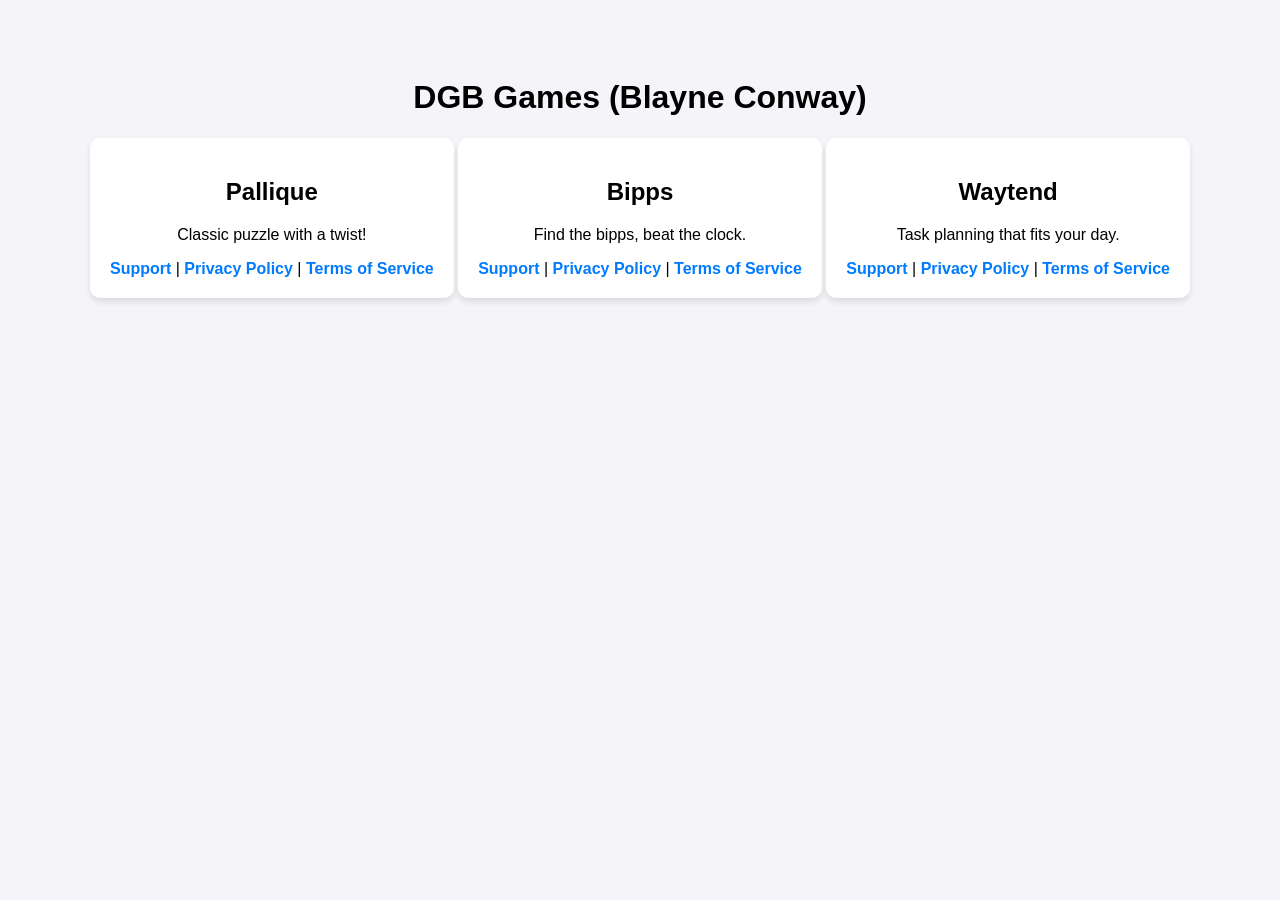
<file: index.html>
<!DOCTYPE html>
<html lang="en">
<head>
    <meta charset="utf-8">
    <meta name="viewport" content="width=device-width, initial-scale=1">
    <title>DGB Games (Blayne Conway) | Apps & Games</title>
    <style>
        body { font-family: sans-serif; text-align: center; padding: 50px; background: #f4f4f9; }
        .app-card { background: white; padding: 20px; border-radius: 10px; display: inline-block; box-shadow: 0 4px 6px rgba(0,0,0,0.1); }
        a { color: #007bff; text-decoration: none; font-weight: bold; }
    </style>
</head>
<body>
    <h1>DGB Games (Blayne Conway)</h1>
    <div class="app-card">
        <h2>Pallique</h2>
        <p>Classic puzzle with a twist!</p>
        <a href="./pallique_docs/pallique_support.html">Support</a> | 
        <a href="./pallique_docs/pallique_privacy.html">Privacy Policy</a> |
        <a href="./pallique_docs/pallique_tos.html">Terms of Service</a>
    </div>
    <div class="app-card">
        <h2>Bipps</h2>
        <p>Find the bipps, beat the clock.</p>
        <a href="./bipps_docs/bipps_support.html">Support</a> | 
        <a href="./bipps_docs/bipps_privacy.html">Privacy Policy</a> |
        <a href="./bipps_docs/bipps_tos.html">Terms of Service</a>
    </div>
    <div class="app-card">
        <h2>Waytend</h2>
        <p>Task planning that fits your day.</p>
        <a href="./waytend_docs/waytend_support.html">Support</a> |
        <a href="./waytend_docs/waytend_privacy.html">Privacy Policy</a> |
        <a href="./waytend_docs/waytend_tos.html">Terms of Service</a>
    </div>
</body>
</html>
</file>
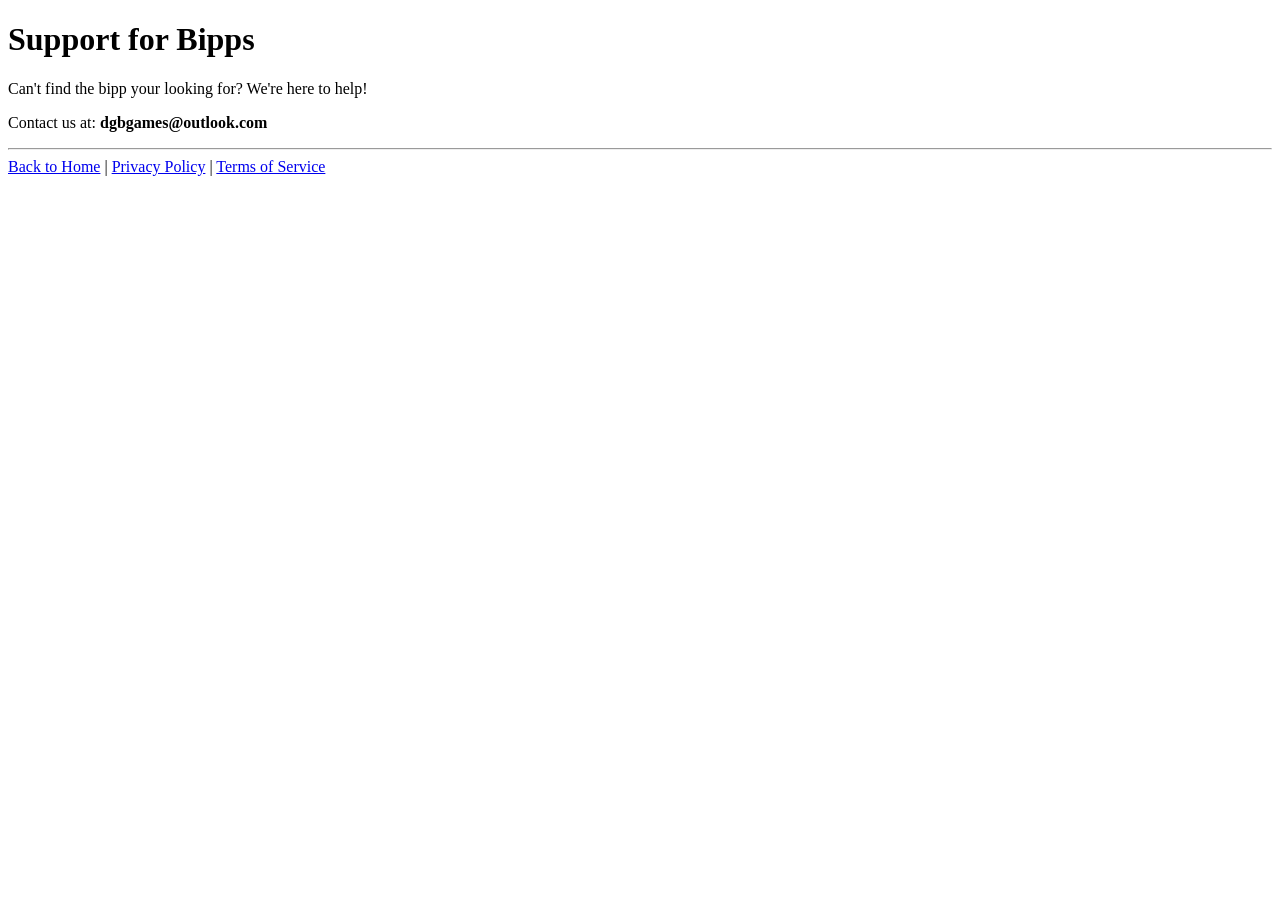
<file: bipps_docs/bipps_support.html>
<!DOCTYPE html>
<html>
<head><title>Support - Pallique</title></head>
<body>
    <h1>Support for Bipps</h1>
    <p>Can't find the bipp your looking for? We're here to help!</p>
    <p>Contact us at: <strong>dgbgames@outlook.com</strong></p>
    <hr>
    <a href="../index.html">Back to Home</a> | 
    <a href="./bipps_privacy.html">Privacy Policy</a> | 
    <a href="./bipps_tos.html">Terms of Service</a>
</body>
</html>
</file>
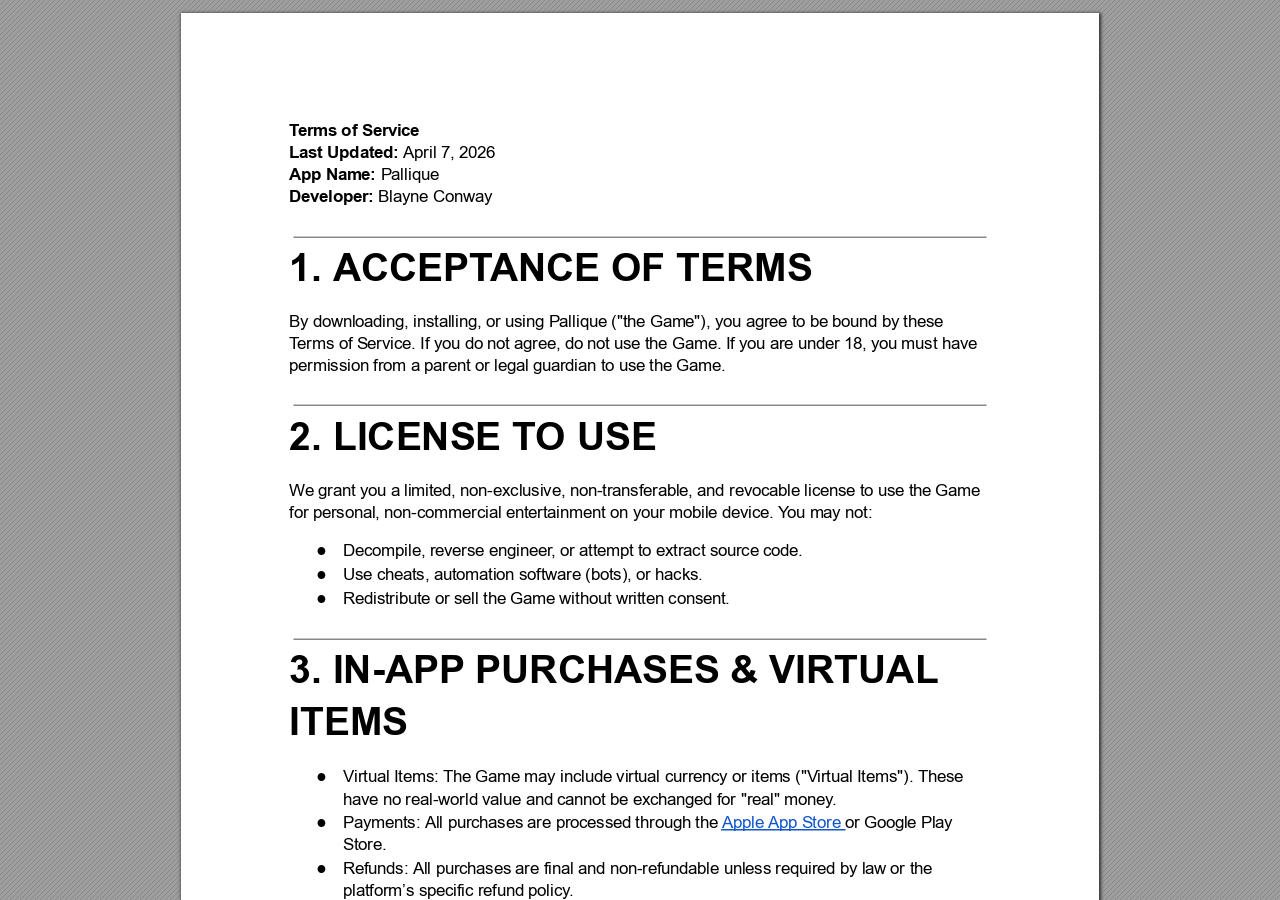
<file: bipps_docs/pallique_tos.html>
<!DOCTYPE html>
<!-- Created by pdf2htmlEX (https://github.com/pdf2htmlEX/pdf2htmlEX) -->
<html xmlns="http://www.w3.org/1999/xhtml">
<head>
<meta charset="utf-8"/>
<meta name="generator" content="pdf2htmlEX"/>
<meta http-equiv="X-UA-Compatible" content="IE=edge,chrome=1"/>
<style type="text/css">
/*! 
 * Base CSS for pdf2htmlEX
 * Copyright 2012,2013 Lu Wang <coolwanglu@gmail.com> 
 * https://github.com/pdf2htmlEX/pdf2htmlEX/blob/master/share/LICENSE
 */#sidebar{position:absolute;top:0;left:0;bottom:0;width:250px;padding:0;margin:0;overflow:auto}#page-container{position:absolute;top:0;left:0;margin:0;padding:0;border:0}@media screen{#sidebar.opened+#page-container{left:250px}#page-container{bottom:0;right:0;overflow:auto}.loading-indicator{display:none}.loading-indicator.active{display:block;position:absolute;width:64px;height:64px;top:50%;left:50%;margin-top:-32px;margin-left:-32px}.loading-indicator img{position:absolute;top:0;left:0;bottom:0;right:0}}@media print{@page{margin:0}html{margin:0}body{margin:0;-webkit-print-color-adjust:exact}#sidebar{display:none}#page-container{width:auto;height:auto;overflow:visible;background-color:transparent}.d{display:none}}.pf{position:relative;background-color:white;overflow:hidden;margin:0;border:0}.pc{position:absolute;border:0;padding:0;margin:0;top:0;left:0;width:100%;height:100%;overflow:hidden;display:block;transform-origin:0 0;-ms-transform-origin:0 0;-webkit-transform-origin:0 0}.pc.opened{display:block}.bf{position:absolute;border:0;margin:0;top:0;bottom:0;width:100%;height:100%;-ms-user-select:none;-moz-user-select:none;-webkit-user-select:none;user-select:none}.bi{position:absolute;border:0;margin:0;-ms-user-select:none;-moz-user-select:none;-webkit-user-select:none;user-select:none}@media print{.pf{margin:0;box-shadow:none;page-break-after:always;page-break-inside:avoid}@-moz-document url-prefix(){.pf{overflow:visible;border:1px solid #fff}.pc{overflow:visible}}}.c{position:absolute;border:0;padding:0;margin:0;overflow:hidden;display:block}.t{position:absolute;white-space:pre;font-size:1px;transform-origin:0 100%;-ms-transform-origin:0 100%;-webkit-transform-origin:0 100%;unicode-bidi:bidi-override;-moz-font-feature-settings:"liga" 0}.t:after{content:''}.t:before{content:'';display:inline-block}.t span{position:relative;unicode-bidi:bidi-override}._{display:inline-block;color:transparent;z-index:-1}::selection{background:rgba(127,255,255,0.4)}::-moz-selection{background:rgba(127,255,255,0.4)}.pi{display:none}.d{position:absolute;transform-origin:0 100%;-ms-transform-origin:0 100%;-webkit-transform-origin:0 100%}.it{border:0;background-color:rgba(255,255,255,0.0)}.ir:hover{cursor:pointer}</style>
<style type="text/css">
/*! 
 * Fancy styles for pdf2htmlEX
 * Copyright 2012,2013 Lu Wang <coolwanglu@gmail.com> 
 * https://github.com/pdf2htmlEX/pdf2htmlEX/blob/master/share/LICENSE
 */@keyframes fadein{from{opacity:0}to{opacity:1}}@-webkit-keyframes fadein{from{opacity:0}to{opacity:1}}@keyframes swing{0{transform:rotate(0)}10%{transform:rotate(0)}90%{transform:rotate(720deg)}100%{transform:rotate(720deg)}}@-webkit-keyframes swing{0{-webkit-transform:rotate(0)}10%{-webkit-transform:rotate(0)}90%{-webkit-transform:rotate(720deg)}100%{-webkit-transform:rotate(720deg)}}@media screen{#sidebar{background-color:#2f3236;background-image:url("[data-uri]")}#outline{font-family:Georgia,Times,"Times New Roman",serif;font-size:13px;margin:2em 1em}#outline ul{padding:0}#outline li{list-style-type:none;margin:1em 0}#outline li>ul{margin-left:1em}#outline a,#outline a:visited,#outline a:hover,#outline a:active{line-height:1.2;color:#e8e8e8;text-overflow:ellipsis;white-space:nowrap;text-decoration:none;display:block;overflow:hidden;outline:0}#outline a:hover{color:#0cf}#page-container{background-color:#9e9e9e;background-image:url("[data-uri]");-webkit-transition:left 500ms;transition:left 500ms}.pf{margin:13px auto;box-shadow:1px 1px 3px 1px #333;border-collapse:separate}.pc.opened{-webkit-animation:fadein 100ms;animation:fadein 100ms}.loading-indicator.active{-webkit-animation:swing 1.5s ease-in-out .01s infinite alternate none;animation:swing 1.5s ease-in-out .01s infinite alternate none}.checked{background:no-repeat url([data-uri])}}</style>
<style type="text/css">
.ff0{font-family:sans-serif;visibility:hidden;}
@font-face{font-family:ff1;src:url('[data-uri]')format("woff");}.ff1{font-family:ff1;line-height:0.925293;font-style:normal;font-weight:normal;visibility:visible;}
@font-face{font-family:ff2;src:url('[data-uri]')format("woff");}.ff2{font-family:ff2;line-height:0.939453;font-style:normal;font-weight:normal;visibility:visible;}
.m0{transform:matrix(0.375000,0.000000,0.000000,0.375000,0,0);-ms-transform:matrix(0.375000,0.000000,0.000000,0.375000,0,0);-webkit-transform:matrix(0.375000,0.000000,0.000000,0.375000,0,0);}
.m1{transform:matrix(1.500000,0.000000,0.000000,1.500000,0,0);-ms-transform:matrix(1.500000,0.000000,0.000000,1.500000,0,0);-webkit-transform:matrix(1.500000,0.000000,0.000000,1.500000,0,0);}
.v0{vertical-align:0.000000px;}
.ls0{letter-spacing:0.000000px;}
.sc_{text-shadow:none;}
.sc0{text-shadow:-0.015em 0 transparent,0 0.015em transparent,0.015em 0 transparent,0 -0.015em  transparent;}
@media screen and (-webkit-min-device-pixel-ratio:0){
.sc_{-webkit-text-stroke:0px transparent;}
.sc0{-webkit-text-stroke:0.015em transparent;text-shadow:none;}
}
.ws0{word-spacing:0.000000px;}
._1{margin-left:-7.882006px;}
._6{margin-left:-6.057774px;}
._3{margin-left:-4.896058px;}
._0{margin-left:-3.284729px;}
._4{margin-left:-2.076868px;}
._2{margin-left:-1.014076px;}
._5{width:29.671875px;}
.fc1{color:rgb(17,85,204);}
.fc0{color:rgb(0,0,0);}
.fs0{font-size:44.000001px;}
.fs2{font-size:48.000000px;}
.fs1{font-size:104.000004px;}
.y0{bottom:0.000000px;}
.y35{bottom:132.992070px;}
.y34{bottom:154.811467px;}
.y33{bottom:176.630864px;}
.y32{bottom:222.099250px;}
.y1a{bottom:268.121894px;}
.y31{bottom:273.672369px;}
.y19{bottom:304.941277px;}
.y30{bottom:316.596494px;}
.y18{bottom:327.337276px;}
.y17{bottom:350.563664px;}
.y2f{bottom:353.415900px;}
.y16{bottom:372.959656px;}
.y2e{bottom:375.235297px;}
.y15{bottom:396.186036px;}
.y2d{bottom:397.054694px;}
.y14{bottom:418.582035px;}
.y2c{bottom:442.523079px;}
.y13{bottom:465.457405px;}
.y2b{bottom:485.447204px;}
.y12{bottom:517.030524px;}
.y2a{bottom:522.266602px;}
.y29{bottom:544.085999px;}
.y11{bottom:559.954649px;}
.y28{bottom:589.554384px;}
.y10{bottom:597.350641px;}
.yf{bottom:621.153631px;}
.y27{bottom:632.478509px;}
.ye{bottom:644.956605px;}
.y26{bottom:669.874516px;}
.yd{bottom:683.182987px;}
.y25{bottom:693.677491px;}
.yc{bottom:705.002384px;}
.y24{bottom:717.480465px;}
.yb{bottom:750.470769px;}
.y23{bottom:755.706854px;}
.y3d{bottom:785.460569px;}
.ya{bottom:793.394894px;}
.y22{bottom:801.175239px;}
.y3c{bottom:807.279974px;}
.y3b{bottom:829.099364px;}
.y9{bottom:830.214300px;}
.y21{bottom:844.099364px;}
.y8{bottom:852.033697px;}
.y7{bottom:873.853094px;}
.y3a{bottom:874.567749px;}
.y20{bottom:880.918764px;}
.y1f{bottom:902.738160px;}
.y39{bottom:917.491694px;}
.y6{bottom:919.321474px;}
.y1e{bottom:924.557557px;}
.y1d{bottom:946.376954px;}
.y38{bottom:954.311280px;}
.y5{bottom:962.245605px;}
.y37{bottom:976.130677px;}
.y1c{bottom:991.845340px;}
.y4{bottom:999.065003px;}
.y3{bottom:1020.884400px;}
.y36{bottom:1021.599061px;}
.y2{bottom:1042.703797px;}
.y1b{bottom:1043.418459px;}
.y1{bottom:1064.523194px;}
.h1{height:32.076173px;}
.h3{height:34.992188px;}
.h2{height:75.714847px;}
.h0{height:1188.000000px;}
.w0{width:918.000000px;}
.x0{left:0.000000px;}
.x1{left:108.000000px;}
.x3{left:135.000000px;}
.x4{left:162.000000px;}
.x2{left:810.000000px;}
@media print{
.v0{vertical-align:0.000000pt;}
.ls0{letter-spacing:0.000000pt;}
.ws0{word-spacing:0.000000pt;}
._1{margin-left:-7.006228pt;}
._6{margin-left:-5.384688pt;}
._3{margin-left:-4.352051pt;}
._0{margin-left:-2.919760pt;}
._4{margin-left:-1.846105pt;}
._2{margin-left:-0.901401pt;}
._5{width:26.375000pt;}
.fs0{font-size:39.111112pt;}
.fs2{font-size:42.666667pt;}
.fs1{font-size:92.444448pt;}
.y0{bottom:0.000000pt;}
.y35{bottom:118.215173pt;}
.y34{bottom:137.610193pt;}
.y33{bottom:157.005212pt;}
.y32{bottom:197.421556pt;}
.y1a{bottom:238.330572pt;}
.y31{bottom:243.264328pt;}
.y19{bottom:271.058913pt;}
.y30{bottom:281.419105pt;}
.y18{bottom:290.966468pt;}
.y17{bottom:311.612145pt;}
.y2f{bottom:314.147467pt;}
.y16{bottom:331.519694pt;}
.y2e{bottom:333.542487pt;}
.y15{bottom:352.165365pt;}
.y2d{bottom:352.937506pt;}
.y14{bottom:372.072920pt;}
.y2c{bottom:393.353848pt;}
.y13{bottom:413.739916pt;}
.y2b{bottom:431.508625pt;}
.y12{bottom:459.582688pt;}
.y2a{bottom:464.236980pt;}
.y29{bottom:483.631999pt;}
.y11{bottom:497.737465pt;}
.y28{bottom:524.048341pt;}
.y10{bottom:530.978347pt;}
.yf{bottom:552.136561pt;}
.y27{bottom:562.203119pt;}
.ye{bottom:573.294760pt;}
.y26{bottom:595.444014pt;}
.yd{bottom:607.273767pt;}
.y25{bottom:616.602214pt;}
.yc{bottom:626.668786pt;}
.y24{bottom:637.760414pt;}
.yb{bottom:667.085128pt;}
.y23{bottom:671.739426pt;}
.y3d{bottom:698.187172pt;}
.ya{bottom:705.239905pt;}
.y22{bottom:712.155768pt;}
.y3c{bottom:717.582199pt;}
.y3b{bottom:736.977212pt;}
.y9{bottom:737.968267pt;}
.y21{bottom:750.310545pt;}
.y8{bottom:757.363287pt;}
.y7{bottom:776.758306pt;}
.y3a{bottom:777.393555pt;}
.y20{bottom:783.038901pt;}
.y1f{bottom:802.433920pt;}
.y39{bottom:815.548172pt;}
.y6{bottom:817.174644pt;}
.y1e{bottom:821.828940pt;}
.y1d{bottom:841.223959pt;}
.y38{bottom:848.276693pt;}
.y5{bottom:855.329427pt;}
.y37{bottom:867.671712pt;}
.y1c{bottom:881.640303pt;}
.y4{bottom:888.057781pt;}
.y3{bottom:907.452800pt;}
.y36{bottom:908.088055pt;}
.y2{bottom:926.847820pt;}
.y1b{bottom:927.483075pt;}
.y1{bottom:946.242839pt;}
.h1{height:28.512153pt;}
.h3{height:31.104167pt;}
.h2{height:67.302086pt;}
.h0{height:1056.000000pt;}
.w0{width:816.000000pt;}
.x0{left:0.000000pt;}
.x1{left:96.000000pt;}
.x3{left:120.000000pt;}
.x4{left:144.000000pt;}
.x2{left:720.000000pt;}
}
</style>
<script>
/*
 Copyright 2012 Mozilla Foundation 
 Copyright 2013 Lu Wang <coolwanglu@gmail.com>
 Apachine License Version 2.0 
*/
(function(){function b(a,b,e,f){var c=(a.className||"").split(/\s+/g);""===c[0]&&c.shift();var d=c.indexOf(b);0>d&&e&&c.push(b);0<=d&&f&&c.splice(d,1);a.className=c.join(" ");return 0<=d}if(!("classList"in document.createElement("div"))){var e={add:function(a){b(this.element,a,!0,!1)},contains:function(a){return b(this.element,a,!1,!1)},remove:function(a){b(this.element,a,!1,!0)},toggle:function(a){b(this.element,a,!0,!0)}};Object.defineProperty(HTMLElement.prototype,"classList",{get:function(){if(this._classList)return this._classList;
var a=Object.create(e,{element:{value:this,writable:!1,enumerable:!0}});Object.defineProperty(this,"_classList",{value:a,writable:!1,enumerable:!1});return a},enumerable:!0})}})();
</script>
<script>
(function(){/*
 pdf2htmlEX.js: Core UI functions for pdf2htmlEX 
 Copyright 2012,2013 Lu Wang <coolwanglu@gmail.com> and other contributors 
 https://github.com/pdf2htmlEX/pdf2htmlEX/blob/master/share/LICENSE 
*/
var pdf2htmlEX=window.pdf2htmlEX=window.pdf2htmlEX||{},CSS_CLASS_NAMES={page_frame:"pf",page_content_box:"pc",page_data:"pi",background_image:"bi",link:"l",input_radio:"ir",__dummy__:"no comma"},DEFAULT_CONFIG={container_id:"page-container",sidebar_id:"sidebar",outline_id:"outline",loading_indicator_cls:"loading-indicator",preload_pages:3,render_timeout:100,scale_step:0.9,key_handler:!0,hashchange_handler:!0,view_history_handler:!0,__dummy__:"no comma"},EPS=1E-6;
function invert(a){var b=a[0]*a[3]-a[1]*a[2];return[a[3]/b,-a[1]/b,-a[2]/b,a[0]/b,(a[2]*a[5]-a[3]*a[4])/b,(a[1]*a[4]-a[0]*a[5])/b]}function transform(a,b){return[a[0]*b[0]+a[2]*b[1]+a[4],a[1]*b[0]+a[3]*b[1]+a[5]]}function get_page_number(a){return parseInt(a.getAttribute("data-page-no"),16)}function disable_dragstart(a){for(var b=0,c=a.length;b<c;++b)a[b].addEventListener("dragstart",function(){return!1},!1)}
function clone_and_extend_objs(a){for(var b={},c=0,e=arguments.length;c<e;++c){var h=arguments[c],d;for(d in h)h.hasOwnProperty(d)&&(b[d]=h[d])}return b}
function Page(a){if(a){this.shown=this.loaded=!1;this.page=a;this.num=get_page_number(a);this.original_height=a.clientHeight;this.original_width=a.clientWidth;var b=a.getElementsByClassName(CSS_CLASS_NAMES.page_content_box)[0];b&&(this.content_box=b,this.original_scale=this.cur_scale=this.original_height/b.clientHeight,this.page_data=JSON.parse(a.getElementsByClassName(CSS_CLASS_NAMES.page_data)[0].getAttribute("data-data")),this.ctm=this.page_data.ctm,this.ictm=invert(this.ctm),this.loaded=!0)}}
Page.prototype={hide:function(){this.loaded&&this.shown&&(this.content_box.classList.remove("opened"),this.shown=!1)},show:function(){this.loaded&&!this.shown&&(this.content_box.classList.add("opened"),this.shown=!0)},rescale:function(a){this.cur_scale=0===a?this.original_scale:a;this.loaded&&(a=this.content_box.style,a.msTransform=a.webkitTransform=a.transform="scale("+this.cur_scale.toFixed(3)+")");a=this.page.style;a.height=this.original_height*this.cur_scale+"px";a.width=this.original_width*this.cur_scale+
"px"},view_position:function(){var a=this.page,b=a.parentNode;return[b.scrollLeft-a.offsetLeft-a.clientLeft,b.scrollTop-a.offsetTop-a.clientTop]},height:function(){return this.page.clientHeight},width:function(){return this.page.clientWidth}};function Viewer(a){this.config=clone_and_extend_objs(DEFAULT_CONFIG,0<arguments.length?a:{});this.pages_loading=[];this.init_before_loading_content();var b=this;document.addEventListener("DOMContentLoaded",function(){b.init_after_loading_content()},!1)}
Viewer.prototype={scale:1,cur_page_idx:0,first_page_idx:0,init_before_loading_content:function(){this.pre_hide_pages()},initialize_radio_button:function(){for(var a=document.getElementsByClassName(CSS_CLASS_NAMES.input_radio),b=0;b<a.length;b++)a[b].addEventListener("click",function(){this.classList.toggle("checked")})},init_after_loading_content:function(){this.sidebar=document.getElementById(this.config.sidebar_id);this.outline=document.getElementById(this.config.outline_id);this.container=document.getElementById(this.config.container_id);
this.loading_indicator=document.getElementsByClassName(this.config.loading_indicator_cls)[0];for(var a=!0,b=this.outline.childNodes,c=0,e=b.length;c<e;++c)if("ul"===b[c].nodeName.toLowerCase()){a=!1;break}a||this.sidebar.classList.add("opened");this.find_pages();if(0!=this.pages.length){disable_dragstart(document.getElementsByClassName(CSS_CLASS_NAMES.background_image));this.config.key_handler&&this.register_key_handler();var h=this;this.config.hashchange_handler&&window.addEventListener("hashchange",
function(a){h.navigate_to_dest(document.location.hash.substring(1))},!1);this.config.view_history_handler&&window.addEventListener("popstate",function(a){a.state&&h.navigate_to_dest(a.state)},!1);this.container.addEventListener("scroll",function(){h.update_page_idx();h.schedule_render(!0)},!1);[this.outline].concat(Array.from(this.container.querySelectorAll("a.l"))).forEach(function(a){a.addEventListener("click",h.link_handler.bind(h),!1)});this.initialize_radio_button();this.render()}},find_pages:function(){for(var a=
[],b={},c=this.container.childNodes,e=0,h=c.length;e<h;++e){var d=c[e];d.nodeType===Node.ELEMENT_NODE&&d.classList.contains(CSS_CLASS_NAMES.page_frame)&&(d=new Page(d),a.push(d),b[d.num]=a.length-1)}this.pages=a;this.page_map=b},load_page:function(a,b,c){var e=this.pages;if(!(a>=e.length||(e=e[a],e.loaded||this.pages_loading[a]))){var e=e.page,h=e.getAttribute("data-page-url");if(h){this.pages_loading[a]=!0;var d=e.getElementsByClassName(this.config.loading_indicator_cls)[0];"undefined"===typeof d&&
(d=this.loading_indicator.cloneNode(!0),d.classList.add("active"),e.appendChild(d));var f=this,g=new XMLHttpRequest;g.open("GET",h,!0);g.onload=function(){if(200===g.status||0===g.status){var b=document.createElement("div");b.innerHTML=g.responseText;for(var d=null,b=b.childNodes,e=0,h=b.length;e<h;++e){var p=b[e];if(p.nodeType===Node.ELEMENT_NODE&&p.classList.contains(CSS_CLASS_NAMES.page_frame)){d=p;break}}b=f.pages[a];f.container.replaceChild(d,b.page);b=new Page(d);f.pages[a]=b;b.hide();b.rescale(f.scale);
disable_dragstart(d.getElementsByClassName(CSS_CLASS_NAMES.background_image));f.schedule_render(!1);c&&c(b)}delete f.pages_loading[a]};g.send(null)}void 0===b&&(b=this.config.preload_pages);0<--b&&(f=this,setTimeout(function(){f.load_page(a+1,b)},0))}},pre_hide_pages:function(){var a="@media screen{."+CSS_CLASS_NAMES.page_content_box+"{display:none;}}",b=document.createElement("style");b.styleSheet?b.styleSheet.cssText=a:b.appendChild(document.createTextNode(a));document.head.appendChild(b)},render:function(){for(var a=
this.container,b=a.scrollTop,c=a.clientHeight,a=b-c,b=b+c+c,c=this.pages,e=0,h=c.length;e<h;++e){var d=c[e],f=d.page,g=f.offsetTop+f.clientTop,f=g+f.clientHeight;g<=b&&f>=a?d.loaded?d.show():this.load_page(e):d.hide()}},update_page_idx:function(){var a=this.pages,b=a.length;if(!(2>b)){for(var c=this.container,e=c.scrollTop,c=e+c.clientHeight,h=-1,d=b,f=d-h;1<f;){var g=h+Math.floor(f/2),f=a[g].page;f.offsetTop+f.clientTop+f.clientHeight>=e?d=g:h=g;f=d-h}this.first_page_idx=d;for(var g=h=this.cur_page_idx,
k=0;d<b;++d){var f=a[d].page,l=f.offsetTop+f.clientTop,f=f.clientHeight;if(l>c)break;f=(Math.min(c,l+f)-Math.max(e,l))/f;if(d===h&&Math.abs(f-1)<=EPS){g=h;break}f>k&&(k=f,g=d)}this.cur_page_idx=g}},schedule_render:function(a){if(void 0!==this.render_timer){if(!a)return;clearTimeout(this.render_timer)}var b=this;this.render_timer=setTimeout(function(){delete b.render_timer;b.render()},this.config.render_timeout)},register_key_handler:function(){var a=this;window.addEventListener("DOMMouseScroll",function(b){if(b.ctrlKey){b.preventDefault();
var c=a.container,e=c.getBoundingClientRect(),c=[b.clientX-e.left-c.clientLeft,b.clientY-e.top-c.clientTop];a.rescale(Math.pow(a.config.scale_step,b.detail),!0,c)}},!1);window.addEventListener("keydown",function(b){var c=!1,e=b.ctrlKey||b.metaKey,h=b.altKey;switch(b.keyCode){case 61:case 107:case 187:e&&(a.rescale(1/a.config.scale_step,!0),c=!0);break;case 173:case 109:case 189:e&&(a.rescale(a.config.scale_step,!0),c=!0);break;case 48:e&&(a.rescale(0,!1),c=!0);break;case 33:h?a.scroll_to(a.cur_page_idx-
1):a.container.scrollTop-=a.container.clientHeight;c=!0;break;case 34:h?a.scroll_to(a.cur_page_idx+1):a.container.scrollTop+=a.container.clientHeight;c=!0;break;case 35:a.container.scrollTop=a.container.scrollHeight;c=!0;break;case 36:a.container.scrollTop=0,c=!0}c&&b.preventDefault()},!1)},rescale:function(a,b,c){var e=this.scale;this.scale=a=0===a?1:b?e*a:a;c||(c=[0,0]);b=this.container;c[0]+=b.scrollLeft;c[1]+=b.scrollTop;for(var h=this.pages,d=h.length,f=this.first_page_idx;f<d;++f){var g=h[f].page;
if(g.offsetTop+g.clientTop>=c[1])break}g=f-1;0>g&&(g=0);var g=h[g].page,k=g.clientWidth,f=g.clientHeight,l=g.offsetLeft+g.clientLeft,m=c[0]-l;0>m?m=0:m>k&&(m=k);k=g.offsetTop+g.clientTop;c=c[1]-k;0>c?c=0:c>f&&(c=f);for(f=0;f<d;++f)h[f].rescale(a);b.scrollLeft+=m/e*a+g.offsetLeft+g.clientLeft-m-l;b.scrollTop+=c/e*a+g.offsetTop+g.clientTop-c-k;this.schedule_render(!0)},fit_width:function(){var a=this.cur_page_idx;this.rescale(this.container.clientWidth/this.pages[a].width(),!0);this.scroll_to(a)},fit_height:function(){var a=
this.cur_page_idx;this.rescale(this.container.clientHeight/this.pages[a].height(),!0);this.scroll_to(a)},get_containing_page:function(a){for(;a;){if(a.nodeType===Node.ELEMENT_NODE&&a.classList.contains(CSS_CLASS_NAMES.page_frame)){a=get_page_number(a);var b=this.page_map;return a in b?this.pages[b[a]]:null}a=a.parentNode}return null},link_handler:function(a){var b=a.target,c=b.getAttribute("data-dest-detail");c||(b=a.currentTarget,c=b.getAttribute("data-dest-detail"));if(c){if(this.config.view_history_handler)try{var e=
this.get_current_view_hash();window.history.replaceState(e,"","#"+e);window.history.pushState(c,"","#"+c)}catch(h){}this.navigate_to_dest(c,this.get_containing_page(b));a.preventDefault()}},navigate_to_dest:function(a,b){try{var c=JSON.parse(a)}catch(e){return}if(c instanceof Array){var h=c[0],d=this.page_map;if(h in d){for(var f=d[h],h=this.pages[f],d=2,g=c.length;d<g;++d){var k=c[d];if(null!==k&&"number"!==typeof k)return}for(;6>c.length;)c.push(null);var g=b||this.pages[this.cur_page_idx],d=g.view_position(),
d=transform(g.ictm,[d[0],g.height()-d[1]]),g=this.scale,l=[0,0],m=!0,k=!1,n=this.scale;switch(c[1]){case "XYZ":l=[null===c[2]?d[0]:c[2]*n,null===c[3]?d[1]:c[3]*n];g=c[4];if(null===g||0===g)g=this.scale;k=!0;break;case "Fit":case "FitB":l=[0,0];k=!0;break;case "FitH":case "FitBH":l=[0,null===c[2]?d[1]:c[2]*n];k=!0;break;case "FitV":case "FitBV":l=[null===c[2]?d[0]:c[2]*n,0];k=!0;break;case "FitR":l=[c[2]*n,c[5]*n],m=!1,k=!0}if(k){this.rescale(g,!1);var p=this,c=function(a){l=transform(a.ctm,l);m&&
(l[1]=a.height()-l[1]);p.scroll_to(f,l)};h.loaded?c(h):(this.load_page(f,void 0,c),this.scroll_to(f))}}}},scroll_to:function(a,b){var c=this.pages;if(!(0>a||a>=c.length)){c=c[a].view_position();void 0===b&&(b=[0,0]);var e=this.container;e.scrollLeft+=b[0]-c[0];e.scrollTop+=b[1]-c[1]}},get_current_view_hash:function(){var a=[],b=this.pages[this.cur_page_idx];a.push(b.num);a.push("XYZ");var c=b.view_position(),c=transform(b.ictm,[c[0],b.height()-c[1]]);a.push(c[0]/this.scale);a.push(c[1]/this.scale);
a.push(this.scale);return JSON.stringify(a)}};pdf2htmlEX.Viewer=Viewer;})();
</script>
<script>
try{
pdf2htmlEX.defaultViewer = new pdf2htmlEX.Viewer({});
}catch(e){}
</script>
<title></title>
</head>
<body>
<div id="sidebar">
<div id="outline">
</div>
</div>
<div id="page-container">
<div id="pf1" class="pf w0 h0" data-page-no="1"><div class="pc pc1 w0 h0"><img class="bi x0 y0 w0 h0" alt="" src="[data-uri]"/><div class="t m0 x1 h1 y1 ff1 fs0 fc0 sc0 ls0 ws0">T<span class="_ _0"></span>erms of Service<span class="ff2"> </span></div><div class="t m0 x1 h1 y2 ff1 fs0 fc0 sc0 ls0 ws0">Last Updated:<span class="ff2"> April 7, 2026 </span></div><div class="t m0 x1 h1 y3 ff1 fs0 fc0 sc0 ls0 ws0">App Name:<span class="ff2"> Pallique </span></div><div class="t m0 x1 h1 y4 ff1 fs0 fc0 sc0 ls0 ws0">Developer:<span class="ff2"> Blayne Conway </span></div><div class="t m0 x2 h1 y5 ff2 fs0 fc0 sc0 ls0 ws0"> </div><div class="t m0 x1 h2 y6 ff1 fs1 fc0 sc0 ls0 ws0">1. ACCEPT<span class="_ _1"></span>ANCE OF TERMS </div><div class="t m0 x1 h1 y7 ff2 fs0 fc0 sc0 ls0 ws0">By downloading, installing, or using Pallique (&quot;the Game&quot;), you agree to b<span class="_ _2"></span>e bound by these </div><div class="t m0 x1 h1 y8 ff2 fs0 fc0 sc0 ls0 ws0">T<span class="_ _3"></span>erms of Service. If you do not agree, do not use the Game. If you are und<span class="_ _2"></span>er 18, you must have </div><div class="t m0 x1 h1 y9 ff2 fs0 fc0 sc0 ls0 ws0">permission from a parent or legal guardian to use the Game. </div><div class="t m0 x2 h1 ya ff2 fs0 fc0 sc0 ls0 ws0"> </div><div class="t m0 x1 h2 yb ff1 fs1 fc0 sc0 ls0 ws0">2. LICENSE T<span class="_ _4"></span>O USE </div><div class="t m0 x1 h1 yc ff2 fs0 fc0 sc0 ls0 ws0">We grant you a<span class="_ _2"></span> limited, non-exclusive, non-transferable, and revocable license to use the<span class="_ _2"></span> Game </div><div class="t m0 x1 h1 yd ff2 fs0 fc0 sc0 ls0 ws0">for personal, non-commercial entertainment on your mobile device. Y<span class="_ _3"></span>ou may not: </div><div class="t m0 x3 h3 ye ff2 fs2 fc0 sc0 ls0 ws0">● <span class="_ _5"> </span><span class="fs0">Decompile, reverse engineer<span class="_ _0"></span>, or attempt to extract source code. </span></div><div class="t m0 x3 h3 yf ff2 fs2 fc0 sc0 ls0 ws0">● <span class="_ _5"> </span><span class="fs0">Use cheats, automation software (bots), or hacks. </span></div><div class="t m0 x3 h3 y10 ff2 fs2 fc0 sc0 ls0 ws0">● <span class="_ _5"> </span><span class="fs0">Redistribute or sell the Game without written consent. </span></div><div class="t m0 x2 h1 y11 ff2 fs0 fc0 sc0 ls0 ws0"> </div><div class="t m0 x1 h2 y12 ff1 fs1 fc0 sc0 ls0 ws0">3. IN-APP PURCHASES &amp; VIRTUAL </div><div class="t m0 x1 h2 y13 ff1 fs1 fc0 sc0 ls0 ws0">ITEMS </div><div class="t m0 x3 h3 y14 ff2 fs2 fc0 sc0 ls0 ws0">● <span class="_ _5"> </span><span class="fs0">Virtual Items: T<span class="_ _2"></span>he Game may include virtual currency or items (&quot;V<span class="_ _4"></span>irtual Items&quot;). These </span></div><div class="t m0 x4 h1 y15 ff2 fs0 fc0 sc0 ls0 ws0">have no real-world value and cannot be exchanged for &quot;real&quot; money<span class="_ _3"></span>. </div><div class="t m0 x3 h3 y16 ff2 fs2 fc0 sc0 ls0 ws0">● <span class="_ _5"> </span><span class="fs0">Payments: All purchases are processed through the<span class="fc1"> Apple App Store</span> or G<span class="_ _2"></span>oogle Play </span></div><div class="t m0 x4 h1 y17 ff2 fs0 fc0 sc0 ls0 ws0">Store. </div><div class="t m0 x3 h3 y18 ff2 fs2 fc0 sc0 ls0 ws0">● <span class="_ _5"> </span><span class="fs0">Refunds: All purchases are final and non-refundable unless required by l<span class="_ _2"></span>aw or the </span></div><div class="t m0 x4 h1 y19 ff2 fs0 fc0 sc0 ls0 ws0">platform’s spec<span class="_ _2"></span>ific refund policy<span class="_ _0"></span>. </div><div class="t m0 x2 h1 y1a ff2 fs0 fc0 sc0 ls0 ws0"> </div><a class="l" href="https://www.apple.com/legal/internet-services/itunes/dev/stdeula/"><div class="d m1" style="border-style:none;position:absolute;left:540.521985px;bottom:369.145200px;width:83.106970px;height:13.798830px;background-color:rgba(255,255,255,0.000001);"></div></a></div><div class="pi" data-data='{"ctm":[1.500000,0.000000,0.000000,1.500000,0.000000,0.000000]}'></div></div>
<div id="pf2" class="pf w0 h0" data-page-no="2"><div class="pc pc2 w0 h0"><img class="bi x0 y0 w0 h0" alt="" src="[data-uri]"/><div class="t m0 x1 h2 y1b ff1 fs1 fc0 sc0 ls0 ws0">4. ADVERTISEMENTS &amp; </div><div class="t m0 x1 h2 y1c ff1 fs1 fc0 sc0 ls0 ws0">THIRD-P<span class="_ _1"></span>ARTY SER<span class="_ _4"></span>VICES </div><div class="t m0 x1 h1 y1d ff2 fs0 fc0 sc0 ls0 ws0">The Game displays advertisements served by third-party providers (e.g.,<span class="_ _2"></span> Google AdMob). By </div><div class="t m0 x1 h1 y1e ff2 fs0 fc0 sc0 ls0 ws0">using the Game, you acknowledge that these third parties may collect da<span class="_ _2"></span>ta to serve relevant </div><div class="t m0 x1 h1 y1f ff2 fs0 fc0 sc0 ls0 ws0">ads. Y<span class="_ _3"></span>our interactions with these ads are subject to the third party&apos;s own terms and privacy </div><div class="t m0 x1 h1 y20 ff2 fs0 fc0 sc0 ls0 ws0">policies. </div><div class="t m0 x2 h1 y21 ff2 fs0 fc0 sc0 ls0 ws0"> </div><div class="t m0 x1 h2 y22 ff1 fs1 fc0 sc0 ls0 ws0">5. USER CONDUCT </div><div class="t m0 x1 h1 y23 ff2 fs0 fc0 sc0 ls0 ws0">Y<span class="_ _3"></span>ou agree not to use the Game to: </div><div class="t m0 x3 h3 y24 ff2 fs2 fc0 sc0 ls0 ws0">● <span class="_ _5"> </span><span class="fs0">Harass, threaten, or defraud other users. </span></div><div class="t m0 x3 h3 y25 ff2 fs2 fc0 sc0 ls0 ws0">● <span class="_ _5"> </span><span class="fs0">Post or transmit of<span class="_ _2"></span>fensive, obscene, or illegal content. </span></div><div class="t m0 x3 h3 y26 ff2 fs2 fc0 sc0 ls0 ws0">● <span class="_ _5"> </span><span class="fs0">Interfere with the Game’<span class="_ _4"></span>s security features or servers. </span></div><div class="t m0 x2 h1 y27 ff2 fs0 fc0 sc0 ls0 ws0"> </div><div class="t m0 x1 h2 y28 ff1 fs1 fc0 sc0 ls0 ws0">6. INTELLECTUAL PROPERTY </div><div class="t m0 x1 h1 y29 ff2 fs0 fc0 sc0 ls0 ws0">All rights, title, and interest in the Game—including artwork, music, code,<span class="_ _2"></span> and trademarks—are </div><div class="t m0 x1 h1 y2a ff2 fs0 fc0 sc0 ls0 ws0">owned by Blayne Conway<span class="_ _0"></span>. Y<span class="_ _3"></span>ou do not acquire any ownership rights by using the Game. </div><div class="t m0 x2 h1 y2b ff2 fs0 fc0 sc0 ls0 ws0"> </div><div class="t m0 x1 h2 y2c ff1 fs1 fc0 sc0 ls0 ws0">7. TERMINA<span class="_ _1"></span>TION </div><div class="t m0 x1 h1 y2d ff2 fs0 fc0 sc0 ls0 ws0">We reserve the<span class="_ _2"></span> right to suspend or terminate your access to the Game at any time, witho<span class="_ _2"></span>ut </div><div class="t m0 x1 h1 y2e ff2 fs0 fc0 sc0 ls0 ws0">notice, for any violation of these terms. Upon termination, you must ceas<span class="_ _2"></span>e all use and delete the </div><div class="t m0 x1 h1 y2f ff2 fs0 fc0 sc0 ls0 ws0">Game from your device. </div><div class="t m0 x2 h1 y30 ff2 fs0 fc0 sc0 ls0 ws0"> </div><div class="t m0 x1 h2 y31 ff1 fs1 fc0 sc0 ls0 ws0">8. DISCLAIMER OF W<span class="_ _6"></span>ARRANTIES &amp; </div><div class="t m0 x1 h2 y32 ff1 fs1 fc0 sc0 ls0 ws0">LIABILITY </div><div class="t m0 x1 h1 y33 ff2 fs0 fc0 sc0 ls0 ws0">THE GAME IS PROVIDED &quot;AS IS&quot; WITHOUT W<span class="_ _0"></span>ARRANTIES OF ANY KIND. BLA<span class="_ _0"></span>YNE </div><div class="t m0 x1 h1 y34 ff2 fs0 fc0 sc0 ls0 ws0">CONW<span class="_ _4"></span>A<span class="_ _0"></span>Y SHALL NOT BE LIABLE FOR ANY DAMAGES ARISING FROM YOUR USE OR </div><div class="t m0 x1 h1 y35 ff2 fs0 fc0 sc0 ls0 ws0">INABILITY TO <span class="_ _2"></span>USE THE GAME. </div></div><div class="pi" data-data='{"ctm":[1.500000,0.000000,0.000000,1.500000,0.000000,0.000000]}'></div></div>
<div id="pf3" class="pf w0 h0" data-page-no="3"><div class="pc pc3 w0 h0"><img class="bi x0 y0 w0 h0" alt="" src="[data-uri]"/><div class="t m0 x2 h1 y1 ff2 fs0 fc0 sc0 ls0 ws0"> </div><div class="t m0 x1 h2 y36 ff1 fs1 fc0 sc0 ls0 ws0">9. GOVERNING LA<span class="_ _6"></span>W </div><div class="t m0 x1 h1 y37 ff2 fs0 fc0 sc0 ls0 ws0">These terms are governed by the laws of Louisiana. Any disputes will be<span class="_ _2"></span> resolved in the courts </div><div class="t m0 x1 h1 y38 ff2 fs0 fc0 sc0 ls0 ws0">of Baton Rouge, Louisiana. </div><div class="t m0 x2 h1 y39 ff2 fs0 fc0 sc0 ls0 ws0"> </div><div class="t m0 x1 h2 y3a ff1 fs1 fc0 sc0 ls0 ws0">10. CONT<span class="_ _1"></span>ACT INFORMA<span class="_ _1"></span>TION </div><div class="t m0 x1 h1 y3b ff2 fs0 fc0 sc0 ls0 ws0">For questions regarding these terms, you can contact us at: </div><div class="t m0 x1 h1 y3c ff2 fs0 fc0 sc0 ls0 ws0">Email: dgbgames@outlook.com </div><div class="t m0 x1 h1 y3d ff2 fs0 fc0 sc0 ls0 ws0"> </div></div><div class="pi" data-data='{"ctm":[1.500000,0.000000,0.000000,1.500000,0.000000,0.000000]}'></div></div>
</div>
<div class="loading-indicator">
<img alt="" src="[data-uri]"/>
</div>
</body>
</html>
</file>
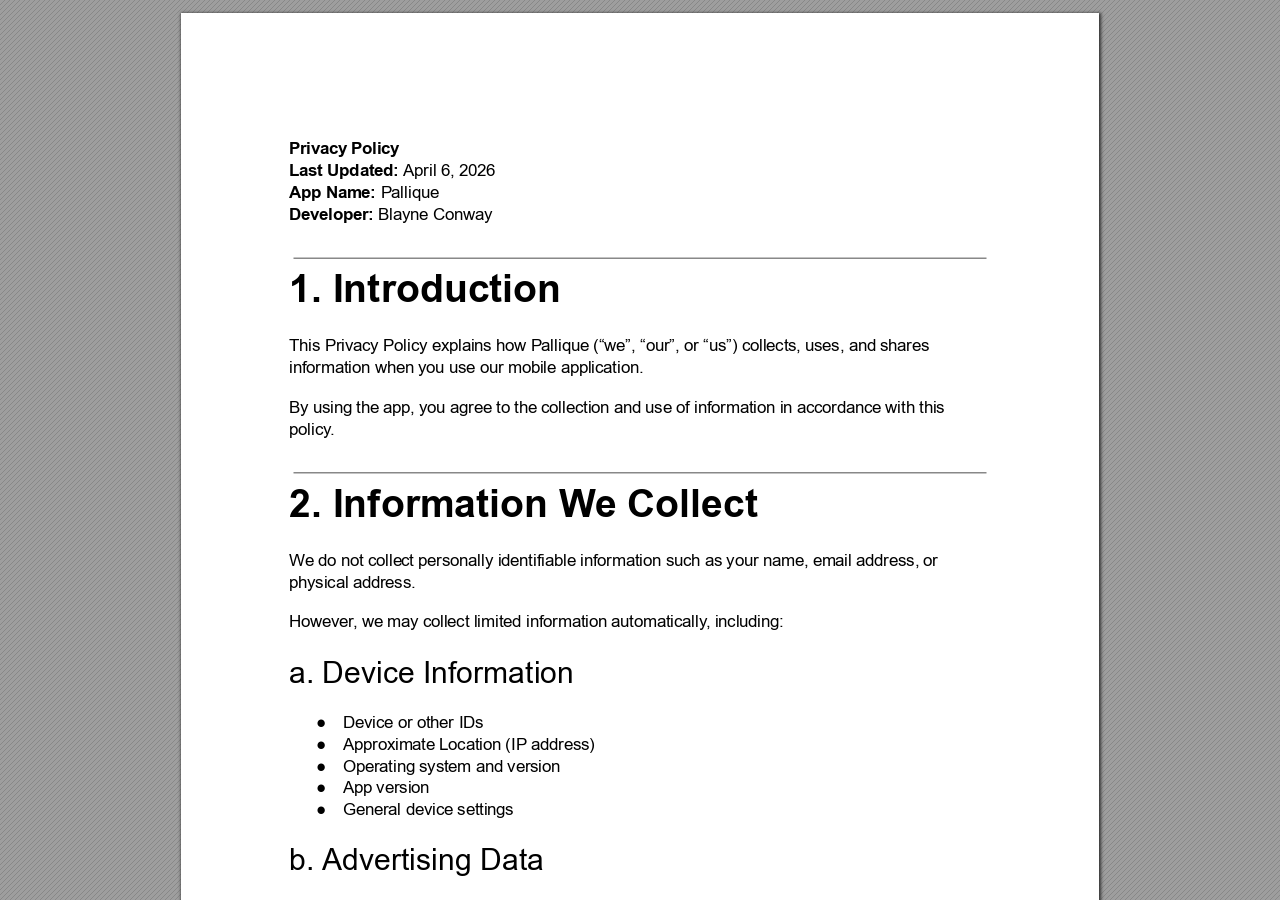
<file: pallique_docs/Pallique Privacy Policy.html>
<!DOCTYPE html>
<!-- Created by pdf2htmlEX (https://github.com/pdf2htmlEX/pdf2htmlEX) -->
<html xmlns="http://www.w3.org/1999/xhtml">
<head>
<meta charset="utf-8"/>
<meta name="generator" content="pdf2htmlEX"/>
<meta http-equiv="X-UA-Compatible" content="IE=edge,chrome=1"/>
<style type="text/css">
/*! 
 * Base CSS for pdf2htmlEX
 * Copyright 2012,2013 Lu Wang <coolwanglu@gmail.com> 
 * https://github.com/pdf2htmlEX/pdf2htmlEX/blob/master/share/LICENSE
 */#sidebar{position:absolute;top:0;left:0;bottom:0;width:250px;padding:0;margin:0;overflow:auto}#page-container{position:absolute;top:0;left:0;margin:0;padding:0;border:0}@media screen{#sidebar.opened+#page-container{left:250px}#page-container{bottom:0;right:0;overflow:auto}.loading-indicator{display:none}.loading-indicator.active{display:block;position:absolute;width:64px;height:64px;top:50%;left:50%;margin-top:-32px;margin-left:-32px}.loading-indicator img{position:absolute;top:0;left:0;bottom:0;right:0}}@media print{@page{margin:0}html{margin:0}body{margin:0;-webkit-print-color-adjust:exact}#sidebar{display:none}#page-container{width:auto;height:auto;overflow:visible;background-color:transparent}.d{display:none}}.pf{position:relative;background-color:white;overflow:hidden;margin:0;border:0}.pc{position:absolute;border:0;padding:0;margin:0;top:0;left:0;width:100%;height:100%;overflow:hidden;display:block;transform-origin:0 0;-ms-transform-origin:0 0;-webkit-transform-origin:0 0}.pc.opened{display:block}.bf{position:absolute;border:0;margin:0;top:0;bottom:0;width:100%;height:100%;-ms-user-select:none;-moz-user-select:none;-webkit-user-select:none;user-select:none}.bi{position:absolute;border:0;margin:0;-ms-user-select:none;-moz-user-select:none;-webkit-user-select:none;user-select:none}@media print{.pf{margin:0;box-shadow:none;page-break-after:always;page-break-inside:avoid}@-moz-document url-prefix(){.pf{overflow:visible;border:1px solid #fff}.pc{overflow:visible}}}.c{position:absolute;border:0;padding:0;margin:0;overflow:hidden;display:block}.t{position:absolute;white-space:pre;font-size:1px;transform-origin:0 100%;-ms-transform-origin:0 100%;-webkit-transform-origin:0 100%;unicode-bidi:bidi-override;-moz-font-feature-settings:"liga" 0}.t:after{content:''}.t:before{content:'';display:inline-block}.t span{position:relative;unicode-bidi:bidi-override}._{display:inline-block;color:transparent;z-index:-1}::selection{background:rgba(127,255,255,0.4)}::-moz-selection{background:rgba(127,255,255,0.4)}.pi{display:none}.d{position:absolute;transform-origin:0 100%;-ms-transform-origin:0 100%;-webkit-transform-origin:0 100%}.it{border:0;background-color:rgba(255,255,255,0.0)}.ir:hover{cursor:pointer}</style>
<style type="text/css">
/*! 
 * Fancy styles for pdf2htmlEX
 * Copyright 2012,2013 Lu Wang <coolwanglu@gmail.com> 
 * https://github.com/pdf2htmlEX/pdf2htmlEX/blob/master/share/LICENSE
 */@keyframes fadein{from{opacity:0}to{opacity:1}}@-webkit-keyframes fadein{from{opacity:0}to{opacity:1}}@keyframes swing{0{transform:rotate(0)}10%{transform:rotate(0)}90%{transform:rotate(720deg)}100%{transform:rotate(720deg)}}@-webkit-keyframes swing{0{-webkit-transform:rotate(0)}10%{-webkit-transform:rotate(0)}90%{-webkit-transform:rotate(720deg)}100%{-webkit-transform:rotate(720deg)}}@media screen{#sidebar{background-color:#2f3236;background-image:url("[data-uri]")}#outline{font-family:Georgia,Times,"Times New Roman",serif;font-size:13px;margin:2em 1em}#outline ul{padding:0}#outline li{list-style-type:none;margin:1em 0}#outline li>ul{margin-left:1em}#outline a,#outline a:visited,#outline a:hover,#outline a:active{line-height:1.2;color:#e8e8e8;text-overflow:ellipsis;white-space:nowrap;text-decoration:none;display:block;overflow:hidden;outline:0}#outline a:hover{color:#0cf}#page-container{background-color:#9e9e9e;background-image:url("[data-uri]");-webkit-transition:left 500ms;transition:left 500ms}.pf{margin:13px auto;box-shadow:1px 1px 3px 1px #333;border-collapse:separate}.pc.opened{-webkit-animation:fadein 100ms;animation:fadein 100ms}.loading-indicator.active{-webkit-animation:swing 1.5s ease-in-out .01s infinite alternate none;animation:swing 1.5s ease-in-out .01s infinite alternate none}.checked{background:no-repeat url([data-uri])}}</style>
<style type="text/css">
.ff0{font-family:sans-serif;visibility:hidden;}
@font-face{font-family:ff1;src:url('[data-uri]')format("woff");}.ff1{font-family:ff1;line-height:0.938477;font-style:normal;font-weight:normal;visibility:visible;}
@font-face{font-family:ff2;src:url('[data-uri]')format("woff");}.ff2{font-family:ff2;line-height:0.939453;font-style:normal;font-weight:normal;visibility:visible;}
.m0{transform:matrix(0.375000,0.000000,0.000000,0.375000,0,0);-ms-transform:matrix(0.375000,0.000000,0.000000,0.375000,0,0);-webkit-transform:matrix(0.375000,0.000000,0.000000,0.375000,0,0);}
.m1{transform:matrix(1.500000,0.000000,0.000000,1.500000,0,0);-ms-transform:matrix(1.500000,0.000000,0.000000,1.500000,0,0);-webkit-transform:matrix(1.500000,0.000000,0.000000,1.500000,0,0);}
.v0{vertical-align:0.000000px;}
.ls0{letter-spacing:0.000000px;}
.sc_{text-shadow:none;}
.sc0{text-shadow:-0.015em 0 transparent,0 0.015em transparent,0.015em 0 transparent,0 -0.015em  transparent;}
@media screen and (-webkit-min-device-pixel-ratio:0){
.sc_{-webkit-text-stroke:0px transparent;}
.sc0{-webkit-text-stroke:0.015em transparent;text-shadow:none;}
}
.ws0{word-spacing:0.000000px;}
._6{margin-left:-7.784752px;}
._4{margin-left:-5.792136px;}
._1{margin-left:-3.345538px;}
._2{margin-left:-2.123737px;}
._0{margin-left:-1.000346px;}
._5{width:29.671875px;}
._3{width:33.199218px;}
.fc1{color:rgb(17,85,204);}
.fc0{color:rgb(0,0,0);}
.fs0{font-size:44.000001px;}
.fs3{font-size:48.000000px;}
.fs2{font-size:79.999998px;}
.fs1{font-size:104.000004px;}
.y0{bottom:0.000000px;}
.y69{bottom:121.999514px;}
.y37{bottom:122.384580px;}
.y1b{bottom:141.154731px;}
.y4e{bottom:142.220219px;}
.y36{bottom:144.203977px;}
.y68{bottom:161.819099px;}
.y1a{bottom:162.974128px;}
.y35{bottom:166.023374px;}
.y4d{bottom:182.039797px;}
.y67{bottom:201.638308px;}
.y4c{bottom:203.859373px;}
.y34{bottom:205.842779px;}
.y19{bottom:207.982912px;}
.y33{bottom:227.662169px;}
.y66{bottom:250.106694px;}
.y4b{bottom:252.327399px;}
.y18{bottom:263.465144px;}
.y32{bottom:267.481573px;}
.y17{bottom:285.284548px;}
.y65{bottom:293.030999px;}
.y4a{bottom:295.251704px;}
.y31{bottom:315.949959px;}
.y16{bottom:330.293332px;}
.y49{bottom:335.071289px;}
.y64{bottom:346.927006px;}
.y30{bottom:358.874084px;}
.y63{bottom:370.153192px;}
.y48{bottom:374.890499px;}
.y15{bottom:385.775579px;}
.y62{bottom:392.549191px;}
.y47{bottom:396.709724px;}
.y2f{bottom:398.693489px;}
.y14{bottom:407.594969px;}
.y61{bottom:415.775392px;}
.y46{bottom:418.529294px;}
.y2e{bottom:420.512879px;}
.y13{bottom:429.414374px;}
.y60{bottom:438.171391px;}
.y12{bottom:451.233764px;}
.y45{bottom:458.348879px;}
.y2d{bottom:460.332269px;}
.y11{bottom:473.053168px;}
.y5f{bottom:479.397945px;}
.y2c{bottom:482.151674px;}
.y44{bottom:498.168088px;}
.y5e{bottom:501.217522px;}
.y10{bottom:518.061952px;}
.y2b{bottom:521.971064px;}
.y5d{bottom:523.036739px;}
.y43{bottom:546.636474px;}
.y2a{bottom:561.790469px;}
.y5c{bottom:568.045536px;}
.yf{bottom:573.544184px;}
.y29{bottom:583.609859px;}
.y42{bottom:589.560614px;}
.y28{bottom:605.429264px;}
.ye{bottom:613.363582px;}
.y5b{bottom:620.527585px;}
.yd{bottom:635.182978px;}
.y5a{bottom:642.347167px;}
.y41{bottom:642.880004px;}
.y27{bottom:645.248654px;}
.y59{bottom:664.166744px;}
.y40{bottom:664.699412px;}
.yc{bottom:683.651364px;}
.y26{bottom:685.068058px;}
.y3f{bottom:686.518805px;}
.y3e{bottom:708.338197px;}
.y58{bottom:718.062751px;}
.yb{bottom:726.575504px;}
.y3d{bottom:730.734196px;}
.y25{bottom:733.536445px;}
.y57{bottom:741.288937px;}
.y56{bottom:763.684936px;}
.ya{bottom:766.394902px;}
.y3c{bottom:771.960577px;}
.y24{bottom:785.109564px;}
.y55{bottom:787.487911px;}
.y9{bottom:788.214299px;}
.y3b{bottom:793.779974px;}
.y23{bottom:828.033689px;}
.y8{bottom:828.033697px;}
.y54{bottom:828.714112px;}
.y3a{bottom:828.748359px;}
.y7{bottom:849.853093px;}
.y53{bottom:850.533689px;}
.y22{bottom:867.853094px;}
.y39{bottom:871.672484px;}
.y21{bottom:889.672484px;}
.y52{bottom:895.542480px;}
.y6{bottom:898.321479px;}
.y20{bottom:911.491889px;}
.y6c{bottom:915.311279px;}
.y1f{bottom:933.311280px;}
.y51{bottom:935.214111px;}
.y5{bottom:941.245605px;}
.y6b{bottom:955.130859px;}
.y1e{bottom:973.130676px;}
.y38{bottom:973.130859px;}
.y4{bottom:981.065002px;}
.y50{bottom:991.845340px;}
.y6a{bottom:994.949707px;}
.y3{bottom:1002.884399px;}
.y1d{bottom:1021.599061px;}
.y2{bottom:1024.703796px;}
.y4f{bottom:1043.418459px;}
.y1{bottom:1046.523193px;}
.y1c{bottom:1064.523194px;}
.h1{height:32.033204px;}
.h2{height:32.076173px;}
.h5{height:34.992188px;}
.h4{height:58.320311px;}
.h3{height:75.714847px;}
.h0{height:1188.000000px;}
.w0{width:918.000000px;}
.x0{left:0.000000px;}
.x1{left:108.000000px;}
.x3{left:135.000000px;}
.x4{left:162.000000px;}
.x2{left:810.000000px;}
@media print{
.v0{vertical-align:0.000000pt;}
.ls0{letter-spacing:0.000000pt;}
.ws0{word-spacing:0.000000pt;}
._6{margin-left:-6.919780pt;}
._4{margin-left:-5.148565pt;}
._1{margin-left:-2.973811pt;}
._2{margin-left:-1.887767pt;}
._0{margin-left:-0.889196pt;}
._5{width:26.375000pt;}
._3{width:29.510416pt;}
.fs0{font-size:39.111112pt;}
.fs3{font-size:42.666667pt;}
.fs2{font-size:71.111109pt;}
.fs1{font-size:92.444448pt;}
.y0{bottom:0.000000pt;}
.y69{bottom:108.444012pt;}
.y37{bottom:108.786293pt;}
.y1b{bottom:125.470872pt;}
.y4e{bottom:126.417972pt;}
.y36{bottom:128.181313pt;}
.y68{bottom:143.839199pt;}
.y1a{bottom:144.865891pt;}
.y35{bottom:147.576332pt;}
.y4d{bottom:161.813153pt;}
.y67{bottom:179.234052pt;}
.y4c{bottom:181.208332pt;}
.y34{bottom:182.971359pt;}
.y19{bottom:184.873699pt;}
.y33{bottom:202.366372pt;}
.y66{bottom:222.317061pt;}
.y4b{bottom:224.291021pt;}
.y18{bottom:234.191239pt;}
.y32{bottom:237.761398pt;}
.y17{bottom:253.586265pt;}
.y65{bottom:260.471999pt;}
.y4a{bottom:262.445959pt;}
.y31{bottom:280.844408pt;}
.y16{bottom:293.594073pt;}
.y49{bottom:297.841145pt;}
.y64{bottom:308.379561pt;}
.y30{bottom:318.999185pt;}
.y63{bottom:329.025059pt;}
.y48{bottom:333.235999pt;}
.y15{bottom:342.911625pt;}
.y62{bottom:348.932614pt;}
.y47{bottom:352.630865pt;}
.y2f{bottom:354.394212pt;}
.y14{bottom:362.306639pt;}
.y61{bottom:369.578126pt;}
.y46{bottom:372.026039pt;}
.y2e{bottom:373.789225pt;}
.y13{bottom:381.701665pt;}
.y60{bottom:389.485681pt;}
.y12{bottom:401.096679pt;}
.y45{bottom:407.421225pt;}
.y2d{bottom:409.184239pt;}
.y11{bottom:420.491705pt;}
.y5f{bottom:426.131506pt;}
.y2c{bottom:428.579265pt;}
.y44{bottom:442.816078pt;}
.y5e{bottom:445.526686pt;}
.y10{bottom:460.499512pt;}
.y2b{bottom:463.974279pt;}
.y5d{bottom:464.921545pt;}
.y43{bottom:485.899088pt;}
.y2a{bottom:499.369305pt;}
.y5c{bottom:504.929365pt;}
.yf{bottom:509.817052pt;}
.y29{bottom:518.764319pt;}
.y42{bottom:524.053879pt;}
.y28{bottom:538.159345pt;}
.ye{bottom:545.212073pt;}
.y5b{bottom:551.580076pt;}
.yd{bottom:564.607092pt;}
.y5a{bottom:570.975260pt;}
.y41{bottom:571.448892pt;}
.y27{bottom:573.554359pt;}
.y59{bottom:590.370439pt;}
.y40{bottom:590.843921pt;}
.yc{bottom:607.690101pt;}
.y26{bottom:608.949385pt;}
.y3f{bottom:610.238938pt;}
.y3e{bottom:629.633953pt;}
.y58{bottom:638.278001pt;}
.yb{bottom:645.844892pt;}
.y3d{bottom:649.541508pt;}
.y25{bottom:652.032396pt;}
.y57{bottom:658.923499pt;}
.y56{bottom:678.831054pt;}
.ya{bottom:681.239913pt;}
.y3c{bottom:686.187180pt;}
.y24{bottom:697.875168pt;}
.y55{bottom:699.989254pt;}
.y9{bottom:700.634932pt;}
.y3b{bottom:705.582199pt;}
.y23{bottom:736.029945pt;}
.y8{bottom:736.029953pt;}
.y54{bottom:736.634766pt;}
.y3a{bottom:736.665208pt;}
.y7{bottom:755.424972pt;}
.y53{bottom:756.029945pt;}
.y22{bottom:771.424972pt;}
.y39{bottom:774.819985pt;}
.y21{bottom:790.819985pt;}
.y52{bottom:796.037760pt;}
.y6{bottom:798.507981pt;}
.y20{bottom:810.215012pt;}
.y6c{bottom:813.610025pt;}
.y1f{bottom:829.610027pt;}
.y51{bottom:831.301432pt;}
.y5{bottom:836.662760pt;}
.y6b{bottom:849.005208pt;}
.y1e{bottom:865.005045pt;}
.y38{bottom:865.005208pt;}
.y4{bottom:872.057780pt;}
.y50{bottom:881.640303pt;}
.y6a{bottom:884.399740pt;}
.y3{bottom:891.452799pt;}
.y1d{bottom:908.088055pt;}
.y2{bottom:910.847819pt;}
.y4f{bottom:927.483075pt;}
.y1{bottom:930.242838pt;}
.y1c{bottom:946.242839pt;}
.h1{height:28.473959pt;}
.h2{height:28.512153pt;}
.h5{height:31.104167pt;}
.h4{height:51.840276pt;}
.h3{height:67.302086pt;}
.h0{height:1056.000000pt;}
.w0{width:816.000000pt;}
.x0{left:0.000000pt;}
.x1{left:96.000000pt;}
.x3{left:120.000000pt;}
.x4{left:144.000000pt;}
.x2{left:720.000000pt;}
}
</style>
<script>
/*
 Copyright 2012 Mozilla Foundation 
 Copyright 2013 Lu Wang <coolwanglu@gmail.com>
 Apachine License Version 2.0 
*/
(function(){function b(a,b,e,f){var c=(a.className||"").split(/\s+/g);""===c[0]&&c.shift();var d=c.indexOf(b);0>d&&e&&c.push(b);0<=d&&f&&c.splice(d,1);a.className=c.join(" ");return 0<=d}if(!("classList"in document.createElement("div"))){var e={add:function(a){b(this.element,a,!0,!1)},contains:function(a){return b(this.element,a,!1,!1)},remove:function(a){b(this.element,a,!1,!0)},toggle:function(a){b(this.element,a,!0,!0)}};Object.defineProperty(HTMLElement.prototype,"classList",{get:function(){if(this._classList)return this._classList;
var a=Object.create(e,{element:{value:this,writable:!1,enumerable:!0}});Object.defineProperty(this,"_classList",{value:a,writable:!1,enumerable:!1});return a},enumerable:!0})}})();
</script>
<script>
(function(){/*
 pdf2htmlEX.js: Core UI functions for pdf2htmlEX 
 Copyright 2012,2013 Lu Wang <coolwanglu@gmail.com> and other contributors 
 https://github.com/pdf2htmlEX/pdf2htmlEX/blob/master/share/LICENSE 
*/
var pdf2htmlEX=window.pdf2htmlEX=window.pdf2htmlEX||{},CSS_CLASS_NAMES={page_frame:"pf",page_content_box:"pc",page_data:"pi",background_image:"bi",link:"l",input_radio:"ir",__dummy__:"no comma"},DEFAULT_CONFIG={container_id:"page-container",sidebar_id:"sidebar",outline_id:"outline",loading_indicator_cls:"loading-indicator",preload_pages:3,render_timeout:100,scale_step:0.9,key_handler:!0,hashchange_handler:!0,view_history_handler:!0,__dummy__:"no comma"},EPS=1E-6;
function invert(a){var b=a[0]*a[3]-a[1]*a[2];return[a[3]/b,-a[1]/b,-a[2]/b,a[0]/b,(a[2]*a[5]-a[3]*a[4])/b,(a[1]*a[4]-a[0]*a[5])/b]}function transform(a,b){return[a[0]*b[0]+a[2]*b[1]+a[4],a[1]*b[0]+a[3]*b[1]+a[5]]}function get_page_number(a){return parseInt(a.getAttribute("data-page-no"),16)}function disable_dragstart(a){for(var b=0,c=a.length;b<c;++b)a[b].addEventListener("dragstart",function(){return!1},!1)}
function clone_and_extend_objs(a){for(var b={},c=0,e=arguments.length;c<e;++c){var h=arguments[c],d;for(d in h)h.hasOwnProperty(d)&&(b[d]=h[d])}return b}
function Page(a){if(a){this.shown=this.loaded=!1;this.page=a;this.num=get_page_number(a);this.original_height=a.clientHeight;this.original_width=a.clientWidth;var b=a.getElementsByClassName(CSS_CLASS_NAMES.page_content_box)[0];b&&(this.content_box=b,this.original_scale=this.cur_scale=this.original_height/b.clientHeight,this.page_data=JSON.parse(a.getElementsByClassName(CSS_CLASS_NAMES.page_data)[0].getAttribute("data-data")),this.ctm=this.page_data.ctm,this.ictm=invert(this.ctm),this.loaded=!0)}}
Page.prototype={hide:function(){this.loaded&&this.shown&&(this.content_box.classList.remove("opened"),this.shown=!1)},show:function(){this.loaded&&!this.shown&&(this.content_box.classList.add("opened"),this.shown=!0)},rescale:function(a){this.cur_scale=0===a?this.original_scale:a;this.loaded&&(a=this.content_box.style,a.msTransform=a.webkitTransform=a.transform="scale("+this.cur_scale.toFixed(3)+")");a=this.page.style;a.height=this.original_height*this.cur_scale+"px";a.width=this.original_width*this.cur_scale+
"px"},view_position:function(){var a=this.page,b=a.parentNode;return[b.scrollLeft-a.offsetLeft-a.clientLeft,b.scrollTop-a.offsetTop-a.clientTop]},height:function(){return this.page.clientHeight},width:function(){return this.page.clientWidth}};function Viewer(a){this.config=clone_and_extend_objs(DEFAULT_CONFIG,0<arguments.length?a:{});this.pages_loading=[];this.init_before_loading_content();var b=this;document.addEventListener("DOMContentLoaded",function(){b.init_after_loading_content()},!1)}
Viewer.prototype={scale:1,cur_page_idx:0,first_page_idx:0,init_before_loading_content:function(){this.pre_hide_pages()},initialize_radio_button:function(){for(var a=document.getElementsByClassName(CSS_CLASS_NAMES.input_radio),b=0;b<a.length;b++)a[b].addEventListener("click",function(){this.classList.toggle("checked")})},init_after_loading_content:function(){this.sidebar=document.getElementById(this.config.sidebar_id);this.outline=document.getElementById(this.config.outline_id);this.container=document.getElementById(this.config.container_id);
this.loading_indicator=document.getElementsByClassName(this.config.loading_indicator_cls)[0];for(var a=!0,b=this.outline.childNodes,c=0,e=b.length;c<e;++c)if("ul"===b[c].nodeName.toLowerCase()){a=!1;break}a||this.sidebar.classList.add("opened");this.find_pages();if(0!=this.pages.length){disable_dragstart(document.getElementsByClassName(CSS_CLASS_NAMES.background_image));this.config.key_handler&&this.register_key_handler();var h=this;this.config.hashchange_handler&&window.addEventListener("hashchange",
function(a){h.navigate_to_dest(document.location.hash.substring(1))},!1);this.config.view_history_handler&&window.addEventListener("popstate",function(a){a.state&&h.navigate_to_dest(a.state)},!1);this.container.addEventListener("scroll",function(){h.update_page_idx();h.schedule_render(!0)},!1);[this.outline].concat(Array.from(this.container.querySelectorAll("a.l"))).forEach(function(a){a.addEventListener("click",h.link_handler.bind(h),!1)});this.initialize_radio_button();this.render()}},find_pages:function(){for(var a=
[],b={},c=this.container.childNodes,e=0,h=c.length;e<h;++e){var d=c[e];d.nodeType===Node.ELEMENT_NODE&&d.classList.contains(CSS_CLASS_NAMES.page_frame)&&(d=new Page(d),a.push(d),b[d.num]=a.length-1)}this.pages=a;this.page_map=b},load_page:function(a,b,c){var e=this.pages;if(!(a>=e.length||(e=e[a],e.loaded||this.pages_loading[a]))){var e=e.page,h=e.getAttribute("data-page-url");if(h){this.pages_loading[a]=!0;var d=e.getElementsByClassName(this.config.loading_indicator_cls)[0];"undefined"===typeof d&&
(d=this.loading_indicator.cloneNode(!0),d.classList.add("active"),e.appendChild(d));var f=this,g=new XMLHttpRequest;g.open("GET",h,!0);g.onload=function(){if(200===g.status||0===g.status){var b=document.createElement("div");b.innerHTML=g.responseText;for(var d=null,b=b.childNodes,e=0,h=b.length;e<h;++e){var p=b[e];if(p.nodeType===Node.ELEMENT_NODE&&p.classList.contains(CSS_CLASS_NAMES.page_frame)){d=p;break}}b=f.pages[a];f.container.replaceChild(d,b.page);b=new Page(d);f.pages[a]=b;b.hide();b.rescale(f.scale);
disable_dragstart(d.getElementsByClassName(CSS_CLASS_NAMES.background_image));f.schedule_render(!1);c&&c(b)}delete f.pages_loading[a]};g.send(null)}void 0===b&&(b=this.config.preload_pages);0<--b&&(f=this,setTimeout(function(){f.load_page(a+1,b)},0))}},pre_hide_pages:function(){var a="@media screen{."+CSS_CLASS_NAMES.page_content_box+"{display:none;}}",b=document.createElement("style");b.styleSheet?b.styleSheet.cssText=a:b.appendChild(document.createTextNode(a));document.head.appendChild(b)},render:function(){for(var a=
this.container,b=a.scrollTop,c=a.clientHeight,a=b-c,b=b+c+c,c=this.pages,e=0,h=c.length;e<h;++e){var d=c[e],f=d.page,g=f.offsetTop+f.clientTop,f=g+f.clientHeight;g<=b&&f>=a?d.loaded?d.show():this.load_page(e):d.hide()}},update_page_idx:function(){var a=this.pages,b=a.length;if(!(2>b)){for(var c=this.container,e=c.scrollTop,c=e+c.clientHeight,h=-1,d=b,f=d-h;1<f;){var g=h+Math.floor(f/2),f=a[g].page;f.offsetTop+f.clientTop+f.clientHeight>=e?d=g:h=g;f=d-h}this.first_page_idx=d;for(var g=h=this.cur_page_idx,
k=0;d<b;++d){var f=a[d].page,l=f.offsetTop+f.clientTop,f=f.clientHeight;if(l>c)break;f=(Math.min(c,l+f)-Math.max(e,l))/f;if(d===h&&Math.abs(f-1)<=EPS){g=h;break}f>k&&(k=f,g=d)}this.cur_page_idx=g}},schedule_render:function(a){if(void 0!==this.render_timer){if(!a)return;clearTimeout(this.render_timer)}var b=this;this.render_timer=setTimeout(function(){delete b.render_timer;b.render()},this.config.render_timeout)},register_key_handler:function(){var a=this;window.addEventListener("DOMMouseScroll",function(b){if(b.ctrlKey){b.preventDefault();
var c=a.container,e=c.getBoundingClientRect(),c=[b.clientX-e.left-c.clientLeft,b.clientY-e.top-c.clientTop];a.rescale(Math.pow(a.config.scale_step,b.detail),!0,c)}},!1);window.addEventListener("keydown",function(b){var c=!1,e=b.ctrlKey||b.metaKey,h=b.altKey;switch(b.keyCode){case 61:case 107:case 187:e&&(a.rescale(1/a.config.scale_step,!0),c=!0);break;case 173:case 109:case 189:e&&(a.rescale(a.config.scale_step,!0),c=!0);break;case 48:e&&(a.rescale(0,!1),c=!0);break;case 33:h?a.scroll_to(a.cur_page_idx-
1):a.container.scrollTop-=a.container.clientHeight;c=!0;break;case 34:h?a.scroll_to(a.cur_page_idx+1):a.container.scrollTop+=a.container.clientHeight;c=!0;break;case 35:a.container.scrollTop=a.container.scrollHeight;c=!0;break;case 36:a.container.scrollTop=0,c=!0}c&&b.preventDefault()},!1)},rescale:function(a,b,c){var e=this.scale;this.scale=a=0===a?1:b?e*a:a;c||(c=[0,0]);b=this.container;c[0]+=b.scrollLeft;c[1]+=b.scrollTop;for(var h=this.pages,d=h.length,f=this.first_page_idx;f<d;++f){var g=h[f].page;
if(g.offsetTop+g.clientTop>=c[1])break}g=f-1;0>g&&(g=0);var g=h[g].page,k=g.clientWidth,f=g.clientHeight,l=g.offsetLeft+g.clientLeft,m=c[0]-l;0>m?m=0:m>k&&(m=k);k=g.offsetTop+g.clientTop;c=c[1]-k;0>c?c=0:c>f&&(c=f);for(f=0;f<d;++f)h[f].rescale(a);b.scrollLeft+=m/e*a+g.offsetLeft+g.clientLeft-m-l;b.scrollTop+=c/e*a+g.offsetTop+g.clientTop-c-k;this.schedule_render(!0)},fit_width:function(){var a=this.cur_page_idx;this.rescale(this.container.clientWidth/this.pages[a].width(),!0);this.scroll_to(a)},fit_height:function(){var a=
this.cur_page_idx;this.rescale(this.container.clientHeight/this.pages[a].height(),!0);this.scroll_to(a)},get_containing_page:function(a){for(;a;){if(a.nodeType===Node.ELEMENT_NODE&&a.classList.contains(CSS_CLASS_NAMES.page_frame)){a=get_page_number(a);var b=this.page_map;return a in b?this.pages[b[a]]:null}a=a.parentNode}return null},link_handler:function(a){var b=a.target,c=b.getAttribute("data-dest-detail");c||(b=a.currentTarget,c=b.getAttribute("data-dest-detail"));if(c){if(this.config.view_history_handler)try{var e=
this.get_current_view_hash();window.history.replaceState(e,"","#"+e);window.history.pushState(c,"","#"+c)}catch(h){}this.navigate_to_dest(c,this.get_containing_page(b));a.preventDefault()}},navigate_to_dest:function(a,b){try{var c=JSON.parse(a)}catch(e){return}if(c instanceof Array){var h=c[0],d=this.page_map;if(h in d){for(var f=d[h],h=this.pages[f],d=2,g=c.length;d<g;++d){var k=c[d];if(null!==k&&"number"!==typeof k)return}for(;6>c.length;)c.push(null);var g=b||this.pages[this.cur_page_idx],d=g.view_position(),
d=transform(g.ictm,[d[0],g.height()-d[1]]),g=this.scale,l=[0,0],m=!0,k=!1,n=this.scale;switch(c[1]){case "XYZ":l=[null===c[2]?d[0]:c[2]*n,null===c[3]?d[1]:c[3]*n];g=c[4];if(null===g||0===g)g=this.scale;k=!0;break;case "Fit":case "FitB":l=[0,0];k=!0;break;case "FitH":case "FitBH":l=[0,null===c[2]?d[1]:c[2]*n];k=!0;break;case "FitV":case "FitBV":l=[null===c[2]?d[0]:c[2]*n,0];k=!0;break;case "FitR":l=[c[2]*n,c[5]*n],m=!1,k=!0}if(k){this.rescale(g,!1);var p=this,c=function(a){l=transform(a.ctm,l);m&&
(l[1]=a.height()-l[1]);p.scroll_to(f,l)};h.loaded?c(h):(this.load_page(f,void 0,c),this.scroll_to(f))}}}},scroll_to:function(a,b){var c=this.pages;if(!(0>a||a>=c.length)){c=c[a].view_position();void 0===b&&(b=[0,0]);var e=this.container;e.scrollLeft+=b[0]-c[0];e.scrollTop+=b[1]-c[1]}},get_current_view_hash:function(){var a=[],b=this.pages[this.cur_page_idx];a.push(b.num);a.push("XYZ");var c=b.view_position(),c=transform(b.ictm,[c[0],b.height()-c[1]]);a.push(c[0]/this.scale);a.push(c[1]/this.scale);
a.push(this.scale);return JSON.stringify(a)}};pdf2htmlEX.Viewer=Viewer;})();
</script>
<script>
try{
pdf2htmlEX.defaultViewer = new pdf2htmlEX.Viewer({});
}catch(e){}
</script>
<title></title>
</head>
<body>
<div id="sidebar">
<div id="outline">
</div>
</div>
<div id="page-container">
<div id="pf1" class="pf w0 h0" data-page-no="1"><div class="pc pc1 w0 h0"><img class="bi x0 y0 w0 h0" alt="" src="[data-uri]"/><div class="t m0 x1 h1 y1 ff1 fs0 fc0 sc0 ls0 ws0">Privacy Policy </div><div class="t m0 x1 h2 y2 ff1 fs0 fc0 sc0 ls0 ws0">Last Updated:<span class="ff2"> April 6, 2026 </span></div><div class="t m0 x1 h2 y3 ff1 fs0 fc0 sc0 ls0 ws0">App Name:<span class="ff2"> Pallique </span></div><div class="t m0 x1 h2 y4 ff1 fs0 fc0 sc0 ls0 ws0">Developer:<span class="ff2"> Blayne Conway </span></div><div class="t m0 x2 h2 y5 ff2 fs0 fc0 sc0 ls0 ws0"> </div><div class="t m0 x1 h3 y6 ff1 fs1 fc0 sc0 ls0 ws0">1. Introduction </div><div class="t m0 x1 h2 y7 ff2 fs0 fc0 sc0 ls0 ws0">This Privacy Policy explains how Pallique (“we”, “our”, or “us”) collects, u<span class="_ _0"></span>ses, and shares </div><div class="t m0 x1 h2 y8 ff2 fs0 fc0 sc0 ls0 ws0">information when you use our mobile application. </div><div class="t m0 x1 h2 y9 ff2 fs0 fc0 sc0 ls0 ws0">By using the app, you agree to the collection and use of information in ac<span class="_ _0"></span>cordance with this </div><div class="t m0 x1 h2 ya ff2 fs0 fc0 sc0 ls0 ws0">policy<span class="_ _1"></span>. </div><div class="t m0 x2 h2 yb ff2 fs0 fc0 sc0 ls0 ws0"> </div><div class="t m0 x1 h3 yc ff1 fs1 fc0 sc0 ls0 ws0">2. Information W<span class="_ _2"></span>e Collect </div><div class="t m0 x1 h2 yd ff2 fs0 fc0 sc0 ls0 ws0">We do not colle<span class="_ _0"></span>ct personally identifiable information such as your name, email address,<span class="_ _0"></span> or </div><div class="t m0 x1 h2 ye ff2 fs0 fc0 sc0 ls0 ws0">physical address. </div><div class="t m0 x1 h2 yf ff2 fs0 fc0 sc0 ls0 ws0">However<span class="_ _1"></span>, we may collect limited information automatically<span class="_ _1"></span>, including: </div><div class="t m0 x1 h4 y10 ff2 fs2 fc0 sc0 ls0 ws0">a. Device Information </div><div class="t m0 x3 h2 y11 ff2 fs0 fc0 sc0 ls0 ws0">● <span class="_ _3"> </span>Device or other IDs </div><div class="t m0 x3 h2 y12 ff2 fs0 fc0 sc0 ls0 ws0">● <span class="_ _3"> </span>Approximate Location (IP address) </div><div class="t m0 x3 h2 y13 ff2 fs0 fc0 sc0 ls0 ws0">● <span class="_ _3"> </span>Operating system and version </div><div class="t m0 x3 h2 y14 ff2 fs0 fc0 sc0 ls0 ws0">● <span class="_ _3"> </span>App version </div><div class="t m0 x3 h2 y15 ff2 fs0 fc0 sc0 ls0 ws0">● <span class="_ _3"> </span>General device settings </div><div class="t m0 x1 h4 y16 ff2 fs2 fc0 sc0 ls0 ws0">b. Advertising Data </div><div class="t m0 x3 h2 y17 ff2 fs0 fc0 sc0 ls0 ws0">● <span class="_ _3"> </span>Ad interactions (e.g., impressions, clicks) </div><div class="t m0 x3 h2 y18 ff2 fs0 fc0 sc0 ls0 ws0">● <span class="_ _3"> </span>Performance data related to ads </div><div class="t m0 x1 h4 y19 ff2 fs2 fc0 sc0 ls0 ws0">c. Identifiers </div><div class="t m0 x3 h2 y1a ff2 fs0 fc0 sc0 ls0 ws0">● <span class="_ _3"> </span>Advertising identifiers (such as IDF<span class="_ _1"></span>A on iOS or GAID on Android), <span class="ff1">only if permitted by </span></div><div class="t m0 x4 h1 y1b ff1 fs0 fc0 sc0 ls0 ws0">the user </div></div><div class="pi" data-data='{"ctm":[1.500000,0.000000,0.000000,1.500000,0.000000,0.000000]}'></div></div>
<div id="pf2" class="pf w0 h0" data-page-no="2"><div class="pc pc2 w0 h0"><img class="bi x0 y0 w0 h0" alt="" src="[data-uri]"/><div class="t m0 x2 h2 y1c ff2 fs0 fc0 sc0 ls0 ws0"> </div><div class="t m0 x1 h3 y1d ff1 fs1 fc0 sc0 ls0 ws0">3. How W<span class="_ _2"></span>e Use Information </div><div class="t m0 x1 h2 y1e ff2 fs0 fc0 sc0 ls0 ws0">We use collecte<span class="_ _0"></span>d information to: </div><div class="t m0 x3 h2 y1f ff2 fs0 fc0 sc0 ls0 ws0">● <span class="_ _3"> </span>Operate and maintain the app </div><div class="t m0 x3 h2 y20 ff2 fs0 fc0 sc0 ls0 ws0">● <span class="_ _3"> </span>Improve gameplay and user experience </div><div class="t m0 x3 h2 y21 ff2 fs0 fc0 sc0 ls0 ws0">● <span class="_ _3"> </span>Display advertisements </div><div class="t m0 x3 h2 y22 ff2 fs0 fc0 sc0 ls0 ws0">● <span class="_ _3"> </span>Monitor and analyze app performance </div><div class="t m0 x2 h2 y23 ff2 fs0 fc0 sc0 ls0 ws0"> </div><div class="t m0 x1 h3 y24 ff1 fs1 fc0 sc0 ls0 ws0">4. Advertising and Third-Party </div><div class="t m0 x1 h3 y25 ff1 fs1 fc0 sc0 ls0 ws0">Services </div><div class="t m0 x1 h2 y26 ff2 fs0 fc0 sc0 ls0 ws0">This app uses a third-party advertising service to display ads. </div><div class="t m0 x1 h2 y27 ff2 fs0 fc0 sc0 ls0 ws0">These services may collect information such as: </div><div class="t m0 x3 h2 y28 ff2 fs0 fc0 sc0 ls0 ws0">● <span class="_ _3"> </span>Device identifiers </div><div class="t m0 x3 h2 y29 ff2 fs0 fc0 sc0 ls0 ws0">● <span class="_ _3"> </span>Usage data </div><div class="t m0 x3 h2 y2a ff2 fs0 fc0 sc0 ls0 ws0">● <span class="_ _3"> </span>Approximate location </div><div class="t m0 x1 h2 y2b ff2 fs0 fc0 sc0 ls0 ws0">This data is used to provide: </div><div class="t m0 x3 h2 y2c ff2 fs0 fc0 sc0 ls0 ws0">● <span class="_ _3"> </span>Personalized advertisements (where permitted) </div><div class="t m0 x3 h2 y2d ff2 fs0 fc0 sc0 ls0 ws0">● <span class="_ _3"> </span>Non-personalized advertisements </div><div class="t m0 x1 h2 y2e ff2 fs0 fc0 sc0 ls0 ws0">For more information, please review the third party’<span class="_ _2"></span>s privacy policy: </div><div class="t m0 x1 h2 y2f ff2 fs0 fc1 sc0 ls0 ws0">https://policies.google.com/privacy </div><div class="t m0 x2 h2 y30 ff2 fs0 fc0 sc0 ls0 ws0"> </div><div class="t m0 x1 h3 y31 ff1 fs1 fc0 sc0 ls0 ws0">5. T<span class="_ _4"></span>racking and User Consent (iOS) </div><div class="t m0 x1 h2 y32 ff2 fs0 fc0 sc0 ls0 ws0">On iOS devices, we use Apple’<span class="_ _2"></span>s App Tracking T<span class="_ _1"></span>ransparency (A<span class="_ _1"></span>TT) framework. </div><div class="t m0 x3 h2 y33 ff2 fs0 fc0 sc0 ls0 ws0">● <span class="_ _3"> </span>Users are asked for permission before tracking is enabled </div><div class="t m0 x3 h2 y34 ff2 fs0 fc0 sc0 ls0 ws0">● <span class="_ _3"> </span>If permission is denied, only non-personalized ads are shown </div><div class="t m0 x1 h2 y35 ff2 fs0 fc0 sc0 ls0 ws0">The app may ask users to provide age information to help determine whe<span class="_ _0"></span>ther to request </div><div class="t m0 x1 h2 y36 ff2 fs0 fc0 sc0 ls0 ws0">tracking permission. </div><div class="t m0 x1 h2 y37 ff2 fs0 fc0 sc0 ls0 ws0">We do not inde<span class="_ _0"></span>pendently verify user age. </div><a class="l" href="https://policies.google.com/privacy"><div class="d m1" style="border-style:none;position:absolute;left:108.000000px;bottom:395.196900px;width:167.405430px;height:12.648930px;background-color:rgba(255,255,255,0.000001);"></div></a></div><div class="pi" data-data='{"ctm":[1.500000,0.000000,0.000000,1.500000,0.000000,0.000000]}'></div></div>
<div id="pf3" class="pf w0 h0" data-page-no="3"><div class="pc pc3 w0 h0"><img class="bi x0 y0 w0 h0" alt="" src="[data-uri]"/><div class="t m0 x2 h2 y1c ff2 fs0 fc0 sc0 ls0 ws0"> </div><div class="t m0 x1 h3 y1d ff1 fs1 fc0 sc0 ls0 ws0">6. In-App Purchases </div><div class="t m0 x1 h2 y38 ff2 fs0 fc0 sc0 ls0 ws0">The app offers <span class="_ _0"></span>optional in-app purchases (such as removing advertisements). </div><div class="t m0 x3 h2 y1f ff2 fs0 fc0 sc0 ls0 ws0">● <span class="_ _3"> </span>Payments are processed by Apple App Store or Google Play Store </div><div class="t m0 x3 h2 y20 ff2 fs0 fc0 sc0 ls0 ws0">● <span class="_ _3"> </span>We do not colle<span class="_ _0"></span>ct or store payment information </div><div class="t m0 x2 h2 y39 ff2 fs0 fc0 sc0 ls0 ws0"> </div><div class="t m0 x1 h3 y3a ff1 fs1 fc0 sc0 ls0 ws0">7. Children’<span class="_ _1"></span>s Privacy </div><div class="t m0 x1 h2 y3b ff2 fs0 fc0 sc0 ls0 ws0">Our Game is designed for a general audience. W<span class="_ _2"></span>e implement a neutral age screen upon first </div><div class="t m0 x1 h2 y3c ff2 fs0 fc0 sc0 ls0 ws0">launch to determine the user&apos;s age. </div><div class="t m0 x3 h5 y3d ff2 fs3 fc0 sc0 ls0 ws0">● <span class="_ _5"> </span><span class="ff1 fs0">Users under 18:<span class="ff2"> W<span class="_ _0"></span>e do not knowingly collect personal information. All advertisements </span></span></div><div class="t m0 x4 h2 y3e ff2 fs0 fc0 sc0 ls0 ws0">served to these users are non-personalized, and we disable the collectio<span class="_ _0"></span>n of advertising </div><div class="t m0 x4 h2 y3f ff2 fs0 fc0 sc0 ls0 ws0">identifiers in compliance with COPP<span class="_ _1"></span>A and Google Play Families Policies. If you<span class="_ _0"></span> believe </div><div class="t m0 x4 h2 y40 ff2 fs0 fc0 sc0 ls0 ws0">we have inadvertently collected data from a child under 18, please conta<span class="_ _0"></span>ct us at </div><div class="t m0 x4 h2 y41 ff2 fs0 fc1 sc0 ls0 ws0">dgbgames@outlook.com<span class="fc0"> for immediate deletion. </span></div><div class="t m0 x2 h2 y42 ff2 fs0 fc0 sc0 ls0 ws0"> </div><div class="t m0 x1 h3 y43 ff1 fs1 fc0 sc0 ls0 ws0">8. Data Sharing </div><div class="t m0 x1 h2 y44 ff2 fs0 fc0 sc0 ls0 ws0">We do not sell <span class="_ _0"></span>personal data. </div><div class="t m0 x1 h2 y45 ff2 fs0 fc0 sc0 ls0 ws0">We may share <span class="_ _0"></span>limited data with third-party service providers for the purpose of: </div><div class="t m0 x3 h2 y46 ff2 fs0 fc0 sc0 ls0 ws0">● <span class="_ _3"> </span>Advertising </div><div class="t m0 x3 h2 y47 ff2 fs0 fc0 sc0 ls0 ws0">● <span class="_ _3"> </span>Analytics </div><div class="t m0 x3 h2 y48 ff2 fs0 fc0 sc0 ls0 ws0">● <span class="_ _3"> </span>App functionality </div><div class="t m0 x1 h2 y49 ff2 fs0 fc0 sc0 ls0 ws0">These third parties are responsible for their own data practices. </div><div class="t m0 x2 h2 y4a ff2 fs0 fc0 sc0 ls0 ws0"> </div><div class="t m0 x1 h3 y4b ff1 fs1 fc0 sc0 ls0 ws0">9. Data Security </div><div class="t m0 x1 h2 y4c ff2 fs0 fc0 sc0 ls0 ws0">We take reason<span class="_ _0"></span>able measures to protect information collected through the app. </div><div class="t m0 x1 h2 y4d ff2 fs0 fc0 sc0 ls0 ws0">However<span class="_ _1"></span>, no method of transmission or storage is completely secure. </div><div class="t m0 x2 h2 y4e ff2 fs0 fc0 sc0 ls0 ws0"> </div><a class="l" href="mailto:dgbgames@outlook.com"><div class="d m1" style="border-style:none;position:absolute;left:162.000000px;bottom:639.383430px;width:121.756730px;height:12.648920px;background-color:rgba(255,255,255,0.000001);"></div></a></div><div class="pi" data-data='{"ctm":[1.500000,0.000000,0.000000,1.500000,0.000000,0.000000]}'></div></div>
<div id="pf4" class="pf w0 h0" data-page-no="4"><div class="pc pc4 w0 h0"><img class="bi x0 y0 w0 h0" alt="" src="[data-uri]"/><div class="t m0 x1 h3 y4f ff1 fs1 fc0 sc0 ls0 ws0">10. Regional Privacy Rights (GDPR &amp; </div><div class="t m0 x1 h3 y50 ff1 fs1 fc0 sc0 ls0 ws0">CCP<span class="_ _6"></span>A) </div><div class="t m0 x1 h4 y51 ff2 fs2 fc0 sc0 ls0 ws0">a. For Users in the European Economic Area (EEA) </div><div class="t m0 x1 h4 y52 ff2 fs2 fc0 sc0 ls0 ws0">and UK (GDPR) </div><div class="t m0 x1 h2 y53 ff2 fs0 fc0 sc0 ls0 ws0">If you are located in the EEA or UK, we process your personal data unde<span class="_ _0"></span>r the following legal </div><div class="t m0 x1 h2 y54 ff2 fs0 fc0 sc0 ls0 ws0">bases: </div><div class="t m0 x3 h5 y55 ff2 fs3 fc0 sc0 ls0 ws0">● <span class="_ _5"> </span><span class="ff1 fs0">Consent:<span class="ff2"> When you opt-in to personalized ads via the consent coordinat<span class="_ _0"></span>es (CMP). </span></span></div><div class="t m0 x3 h5 y56 ff2 fs3 fc0 sc0 ls0 ws0">● <span class="_ _5"> </span><span class="ff1 fs0">Legitimate Interests:<span class="ff2"> T<span class="_ _4"></span>o improve our Game, ensure security<span class="_ _1"></span>, and show </span></span></div><div class="t m0 x4 h2 y57 ff2 fs0 fc0 sc0 ls0 ws0">non-personalized ads. </div><div class="t m0 x3 h5 y58 ff2 fs3 fc0 sc0 ls0 ws0">● <span class="_ _5"> </span><span class="ff1 fs0">Contractual Necessity:<span class="ff2"> T<span class="_ _4"></span>o process In-App Purchases and deliver virtual goods. </span></span></div><div class="t m0 x1 h2 y59 ff1 fs0 fc0 sc0 ls0 ws0">Y<span class="_ _1"></span>our Rights:<span class="ff2"> Y<span class="_ _1"></span>ou have the <span class="_ _0"></span>right to access, correct, or delete your data; the right to data </span></div><div class="t m0 x1 h2 y5a ff2 fs0 fc0 sc0 ls0 ws0">portability; and the right to withdraw consent at any time. Y<span class="_ _4"></span>ou also have the right to lodge a </div><div class="t m0 x1 h2 y5b ff2 fs0 fc0 sc0 ls0 ws0">complaint with your local Data Protection Authority<span class="_ _1"></span>. </div><div class="t m0 x1 h4 y5c ff2 fs2 fc0 sc0 ls0 ws0">b. For Users in California (CCP<span class="_ _4"></span>A/CPRA) </div><div class="t m0 x1 h2 y5d ff2 fs0 fc0 sc0 ls0 ws0">We do not &quot;sell<span class="_ _0"></span>&quot; your personal information in the traditional sense. However<span class="_ _1"></span>, the use of </div><div class="t m0 x1 h2 y5e ff2 fs0 fc0 sc0 ls0 ws0">advertising identifiers to show personalized ads may be considered a &quot;sh<span class="_ _0"></span>are&quot; or &quot;sale&quot; under </div><div class="t m0 x1 h2 y5f ff2 fs0 fc0 sc0 ls0 ws0">California law<span class="_ _1"></span>. </div><div class="t m0 x3 h5 y60 ff2 fs3 fc0 sc0 ls0 ws0">● <span class="_ _5"> </span><span class="ff1 fs0">Categories of Data Collected:<span class="ff2"> Identifiers (IP address, Ad ID), Geolocati<span class="_ _0"></span>on </span></span></div><div class="t m0 x4 h2 y61 ff2 fs0 fc0 sc0 ls0 ws0">(approximate/city-level), and Internet Activity (app usage). </div><div class="t m0 x3 h5 y62 ff2 fs3 fc0 sc0 ls0 ws0">● <span class="_ _5"> </span><span class="ff1 fs0">Y<span class="_ _1"></span>our Rights:<span class="ff2"> Y<span class="_ _1"></span>ou have the <span class="_ _0"></span>right to <span class="ff1">Know</span> what data is collected, <span class="ff1">Delete</span> your data, and </span></span></div><div class="t m0 x4 h2 y63 ff1 fs0 fc0 sc0 ls0 ws0">Opt-Out<span class="ff2"> of the &quot;sale or sharing&quot; of your personal information. </span></div><div class="t m0 x3 h5 y64 ff2 fs3 fc0 sc0 ls0 ws0">● <span class="_ _5"> </span><span class="ff1 fs0">Non-Discrimination:<span class="ff2"> W<span class="_ _2"></span>e will not discriminate against you for exercising these rights. </span></span></div><div class="t m0 x2 h2 y65 ff2 fs0 fc0 sc0 ls0 ws0"> </div><div class="t m0 x1 h3 y66 ff1 fs1 fc0 sc0 ls0 ws0">1<span class="_ _4"></span>1. Changes to This Policy </div><div class="t m0 x1 h2 y67 ff2 fs0 fc0 sc0 ls0 ws0">We may update<span class="_ _0"></span> this Privacy Policy from time to time. </div><div class="t m0 x1 h2 y68 ff2 fs0 fc0 sc0 ls0 ws0">Any changes will be posted within the app or on the page where this polic<span class="_ _0"></span>y is hosted. </div><div class="t m0 x2 h2 y69 ff2 fs0 fc0 sc0 ls0 ws0"> </div></div><div class="pi" data-data='{"ctm":[1.500000,0.000000,0.000000,1.500000,0.000000,0.000000]}'></div></div>
<div id="pf5" class="pf w0 h0" data-page-no="5"><div class="pc pc5 w0 h0"><img class="bi x0 y0 w0 h0" alt="" src="[data-uri]"/><div class="t m0 x1 h3 y4f ff1 fs1 fc0 sc0 ls0 ws0">12. Contact Information </div><div class="t m0 x1 h2 y6a ff2 fs0 fc0 sc0 ls0 ws0">If you have any questions about this Privacy Policy<span class="_ _1"></span>, you can contact us at: </div><div class="t m0 x1 h2 y6b ff1 fs0 fc0 sc0 ls0 ws0">Email:<span class="ff2"> dgbgames@outlook.com </span></div><div class="t m0 x1 h2 y6c ff2 fs0 fc0 sc0 ls0 ws0"> </div></div><div class="pi" data-data='{"ctm":[1.500000,0.000000,0.000000,1.500000,0.000000,0.000000]}'></div></div>
</div>
<div class="loading-indicator">
<img alt="" src="[data-uri]"/>
</div>
</body>
</html>
</file>
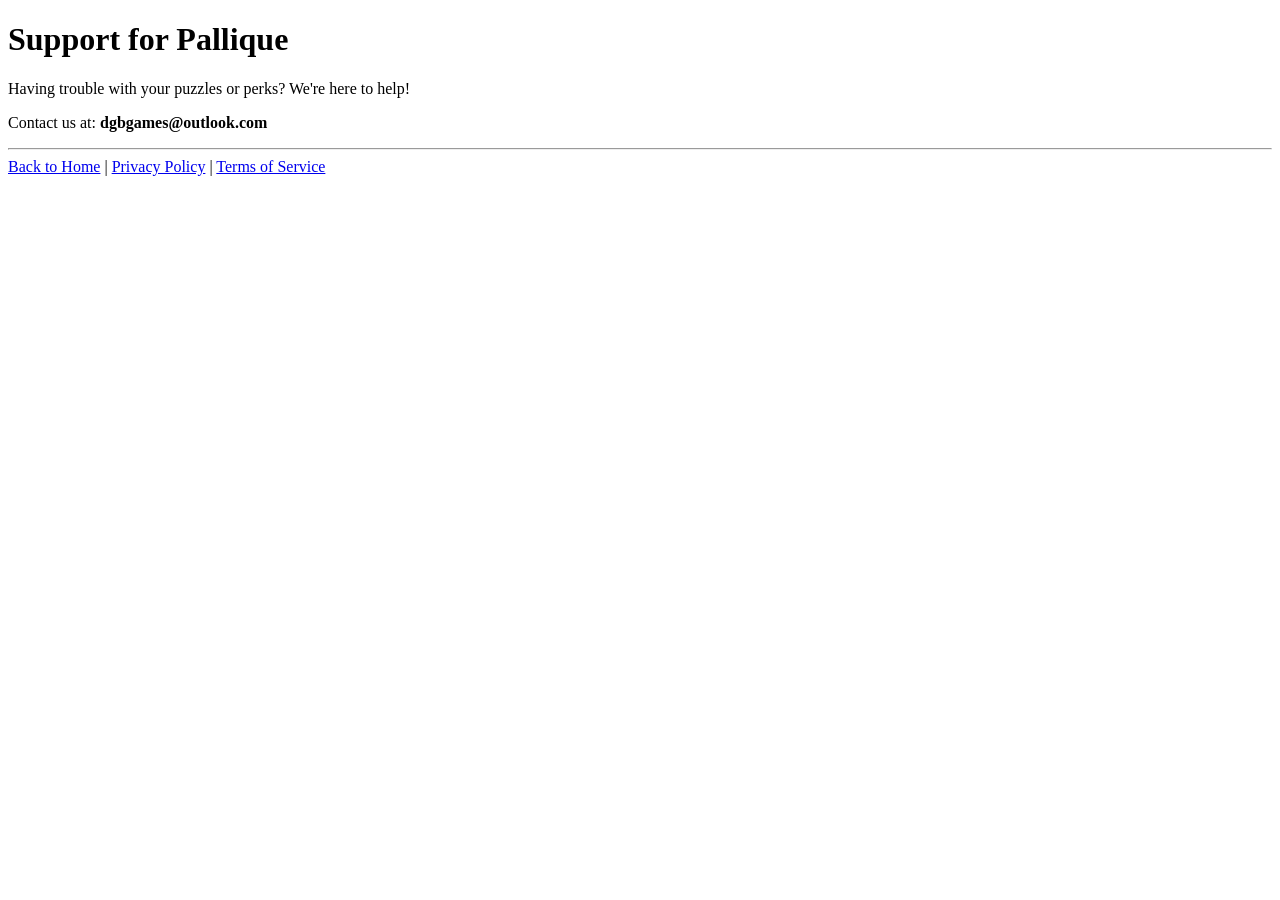
<file: pallique_docs/pallique_support.html>
<!DOCTYPE html>
<html>
<head><title>Support - Pallique</title></head>
<body>
    <h1>Support for Pallique</h1>
    <p>Having trouble with your puzzles or perks? We're here to help!</p>
    <p>Contact us at: <strong>dgbgames@outlook.com</strong></p>
    <hr>
    <a href="../index.html">Back to Home</a> | 
    <a href="./pallique_privacy.html">Privacy Policy</a> | 
    <a href="./pallique_tos.html">Terms of Service</a>
</body>
</html>
</file>
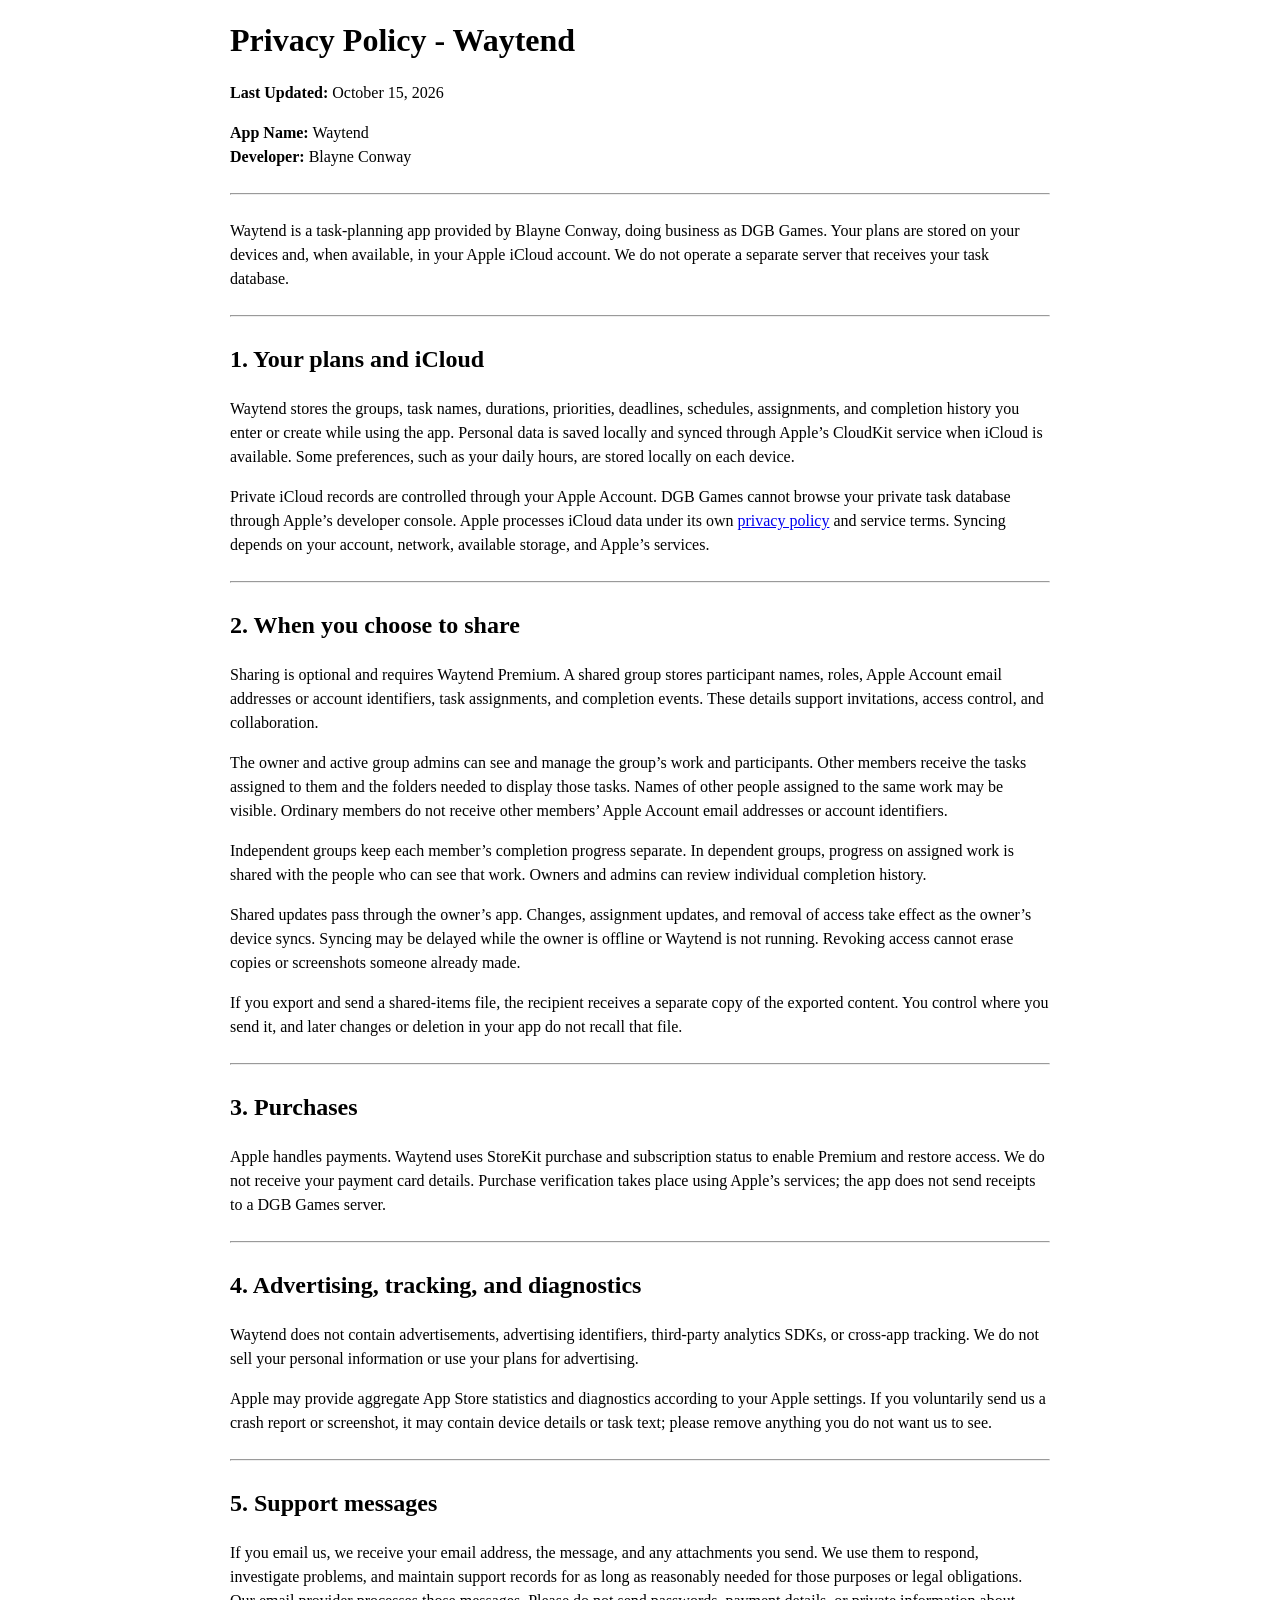
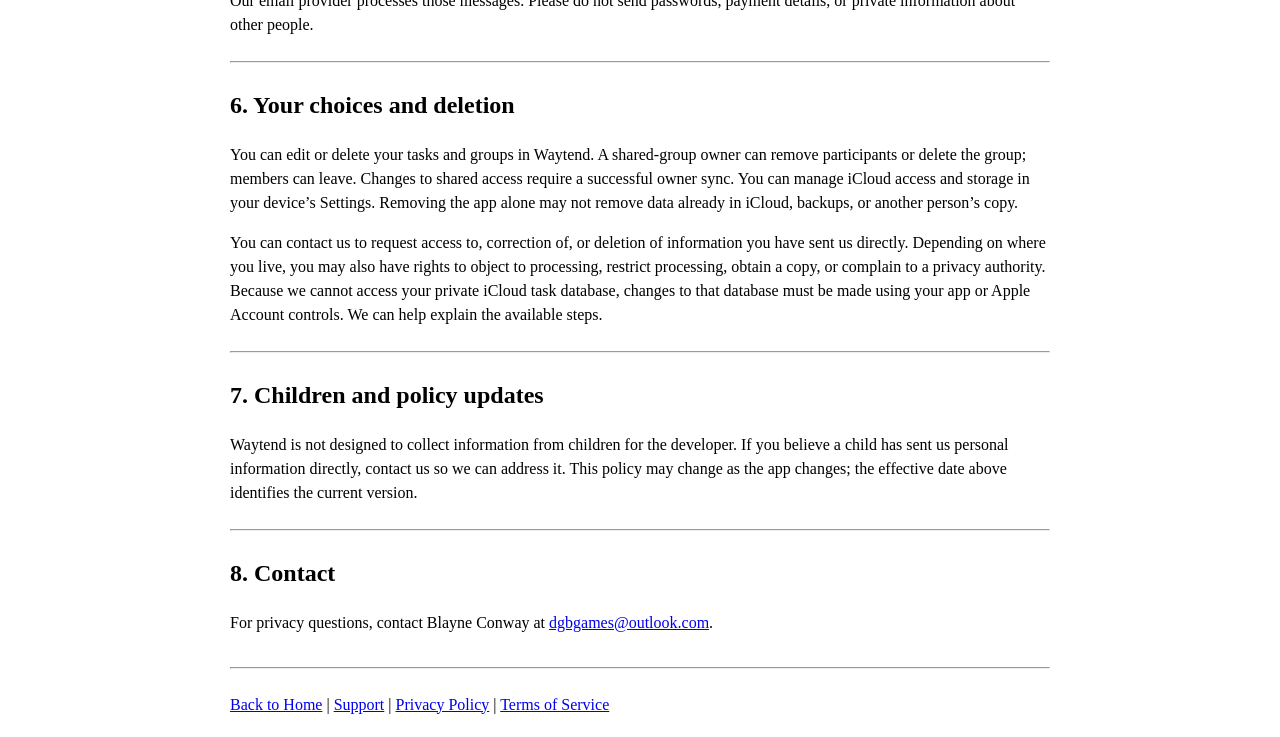
<file: waytend_docs/waytend_privacy.html>
<!doctype html>
<html lang="en"><head><meta charset="utf-8"><meta name="viewport" content="width=device-width, initial-scale=1"><meta name="description" content="Privacy policy for Waytend, the task planner from DGB Games."><title>Privacy policy | Waytend</title><link rel="stylesheet" href="waytend.css"></head>
<body><main><h1>Privacy Policy - Waytend</h1>
<p><strong>Last Updated:</strong> October 15, 2026</p>
<p><strong>App Name:</strong> Waytend<br><strong>Developer:</strong> Blayne Conway</p>
<hr>
<p class="intro">Waytend is a task-planning app provided by Blayne Conway, doing business as DGB Games. Your plans are stored on your devices and, when available, in your Apple iCloud account. We do not operate a separate server that receives your task database.</p>
<hr>
<h2>1. Your plans and iCloud</h2>
<p>Waytend stores the groups, task names, durations, priorities, deadlines, schedules, assignments, and completion history you enter or create while using the app. Personal data is saved locally and synced through Apple’s CloudKit service when iCloud is available. Some preferences, such as your daily hours, are stored locally on each device.</p>
<p>Private iCloud records are controlled through your Apple Account. DGB Games cannot browse your private task database through Apple’s developer console. Apple processes iCloud data under its own <a href="https://www.apple.com/legal/privacy/">privacy policy</a> and service terms. Syncing depends on your account, network, available storage, and Apple’s services.</p>
<hr>
<h2>2. When you choose to share</h2>
<p>Sharing is optional and requires Waytend Premium. A shared group stores participant names, roles, Apple Account email addresses or account identifiers, task assignments, and completion events. These details support invitations, access control, and collaboration.</p>
<p>The owner and active group admins can see and manage the group’s work and participants. Other members receive the tasks assigned to them and the folders needed to display those tasks. Names of other people assigned to the same work may be visible. Ordinary members do not receive other members’ Apple Account email addresses or account identifiers.</p>
<p>Independent groups keep each member’s completion progress separate. In dependent groups, progress on assigned work is shared with the people who can see that work. Owners and admins can review individual completion history.</p>
<p class="note">Shared updates pass through the owner’s app. Changes, assignment updates, and removal of access take effect as the owner’s device syncs. Syncing may be delayed while the owner is offline or Waytend is not running. Revoking access cannot erase copies or screenshots someone already made.</p>
<p>If you export and send a shared-items file, the recipient receives a separate copy of the exported content. You control where you send it, and later changes or deletion in your app do not recall that file.</p>
<hr>
<h2>3. Purchases</h2>
<p>Apple handles payments. Waytend uses StoreKit purchase and subscription status to enable Premium and restore access. We do not receive your payment card details. Purchase verification takes place using Apple’s services; the app does not send receipts to a DGB Games server.</p>
<hr>
<h2>4. Advertising, tracking, and diagnostics</h2>
<p>Waytend does not contain advertisements, advertising identifiers, third-party analytics SDKs, or cross-app tracking. We do not sell your personal information or use your plans for advertising.</p>
<p>Apple may provide aggregate App Store statistics and diagnostics according to your Apple settings. If you voluntarily send us a crash report or screenshot, it may contain device details or task text; please remove anything you do not want us to see.</p>
<hr>
<h2>5. Support messages</h2>
<p>If you email us, we receive your email address, the message, and any attachments you send. We use them to respond, investigate problems, and maintain support records for as long as reasonably needed for those purposes or legal obligations. Our email provider processes those messages. Please do not send passwords, payment details, or private information about other people.</p>
<hr>
<h2>6. Your choices and deletion</h2>
<p>You can edit or delete your tasks and groups in Waytend. A shared-group owner can remove participants or delete the group; members can leave. Changes to shared access require a successful owner sync. You can manage iCloud access and storage in your device’s Settings. Removing the app alone may not remove data already in iCloud, backups, or another person’s copy.</p>
<p>You can contact us to request access to, correction of, or deletion of information you have sent us directly. Depending on where you live, you may also have rights to object to processing, restrict processing, obtain a copy, or complain to a privacy authority. Because we cannot access your private iCloud task database, changes to that database must be made using your app or Apple Account controls. We can help explain the available steps.</p>
<hr>
<h2>7. Children and policy updates</h2>
<p>Waytend is not designed to collect information from children for the developer. If you believe a child has sent us personal information directly, contact us so we can address it. This policy may change as the app changes; the effective date above identifies the current version.</p>
<hr>
<h2>8. Contact</h2>
<p>For privacy questions, contact Blayne Conway at <a href="mailto:dgbgames@outlook.com">dgbgames@outlook.com</a>.</p>
</main><footer><hr><a href="../index.html">Back to Home</a> | <a href="waytend_support.html">Support</a> | <a href="waytend_privacy.html">Privacy Policy</a> | <a href="waytend_tos.html">Terms of Service</a></footer></body></html>
</file>
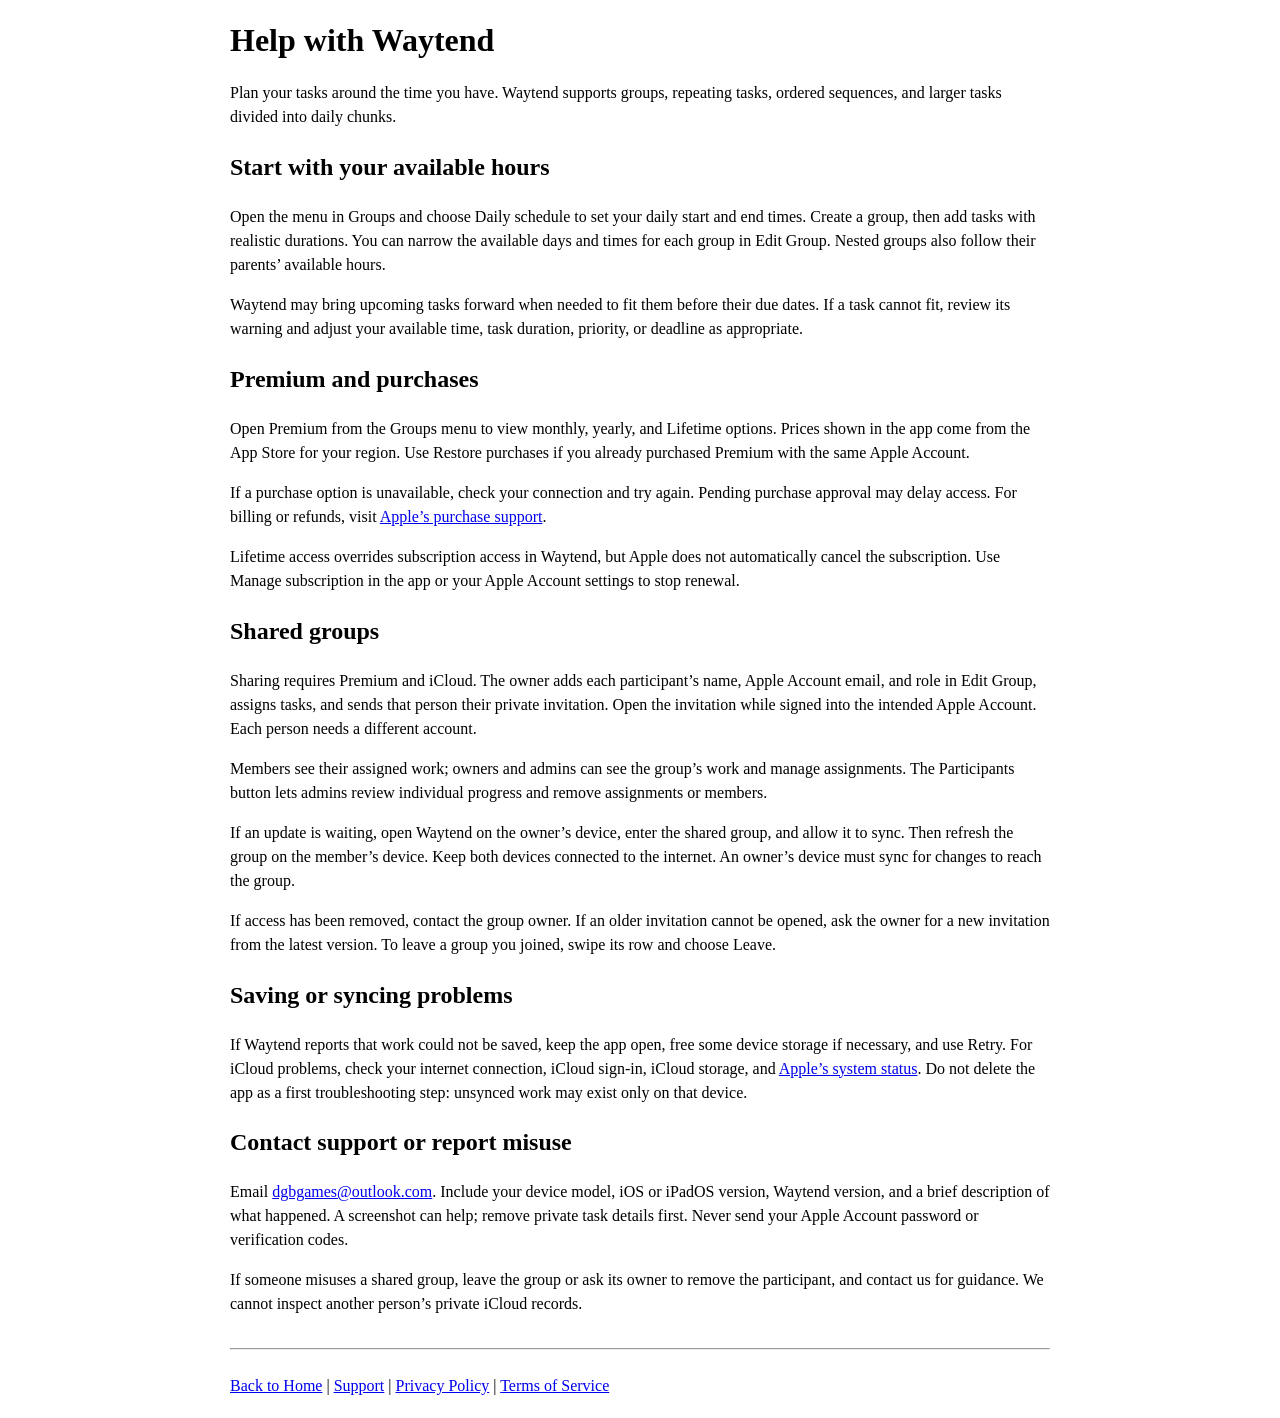
<file: waytend_docs/waytend_support.html>
<!doctype html>
<html lang="en"><head><meta charset="utf-8"><meta name="viewport" content="width=device-width, initial-scale=1"><meta name="description" content="Help with Waytend for Waytend, the task planner from DGB Games."><title>Help with Waytend | Waytend</title><link rel="stylesheet" href="waytend.css"></head>
<body><main><h1>Help with Waytend</h1>
<p class="intro">Plan your tasks around the time you have. Waytend supports groups, repeating tasks, ordered sequences, and larger tasks divided into daily chunks.</p>
<h2>Start with your available hours</h2>
<p>Open the menu in Groups and choose Daily schedule to set your daily start and end times. Create a group, then add tasks with realistic durations. You can narrow the available days and times for each group in Edit Group. Nested groups also follow their parents’ available hours.</p>
<p>Waytend may bring upcoming tasks forward when needed to fit them before their due dates. If a task cannot fit, review its warning and adjust your available time, task duration, priority, or deadline as appropriate.</p>
<h2>Premium and purchases</h2>
<p>Open Premium from the Groups menu to view monthly, yearly, and Lifetime options. Prices shown in the app come from the App Store for your region. Use Restore purchases if you already purchased Premium with the same Apple Account.</p>
<p>If a purchase option is unavailable, check your connection and try again. Pending purchase approval may delay access. For billing or refunds, visit <a href="https://reportaproblem.apple.com/">Apple’s purchase support</a>.</p>
<p>Lifetime access overrides subscription access in Waytend, but Apple does not automatically cancel the subscription. Use Manage subscription in the app or your Apple Account settings to stop renewal.</p>
<h2>Shared groups</h2>
<p>Sharing requires Premium and iCloud. The owner adds each participant’s name, Apple Account email, and role in Edit Group, assigns tasks, and sends that person their private invitation. Open the invitation while signed into the intended Apple Account. Each person needs a different account.</p>
<p>Members see their assigned work; owners and admins can see the group’s work and manage assignments. The Participants button lets admins review individual progress and remove assignments or members.</p>
<p class="note">If an update is waiting, open Waytend on the owner’s device, enter the shared group, and allow it to sync. Then refresh the group on the member’s device. Keep both devices connected to the internet. An owner’s device must sync for changes to reach the group.</p>
<p>If access has been removed, contact the group owner. If an older invitation cannot be opened, ask the owner for a new invitation from the latest version. To leave a group you joined, swipe its row and choose Leave.</p>
<h2>Saving or syncing problems</h2>
<p>If Waytend reports that work could not be saved, keep the app open, free some device storage if necessary, and use Retry. For iCloud problems, check your internet connection, iCloud sign-in, iCloud storage, and <a href="https://www.apple.com/support/systemstatus/">Apple’s system status</a>. Do not delete the app as a first troubleshooting step: unsynced work may exist only on that device.</p>
<h2>Contact support or report misuse</h2>
<p>Email <a href="mailto:dgbgames@outlook.com?subject=Waytend%20support">dgbgames@outlook.com</a>. Include your device model, iOS or iPadOS version, Waytend version, and a brief description of what happened. A screenshot can help; remove private task details first. Never send your Apple Account password or verification codes.</p>
<p>If someone misuses a shared group, leave the group or ask its owner to remove the participant, and contact us for guidance. We cannot inspect another person’s private iCloud records.</p>
</main><footer><hr><a href="../index.html">Back to Home</a> | <a href="waytend_support.html">Support</a> | <a href="waytend_privacy.html">Privacy Policy</a> | <a href="waytend_tos.html">Terms of Service</a></footer></body></html>
</file>
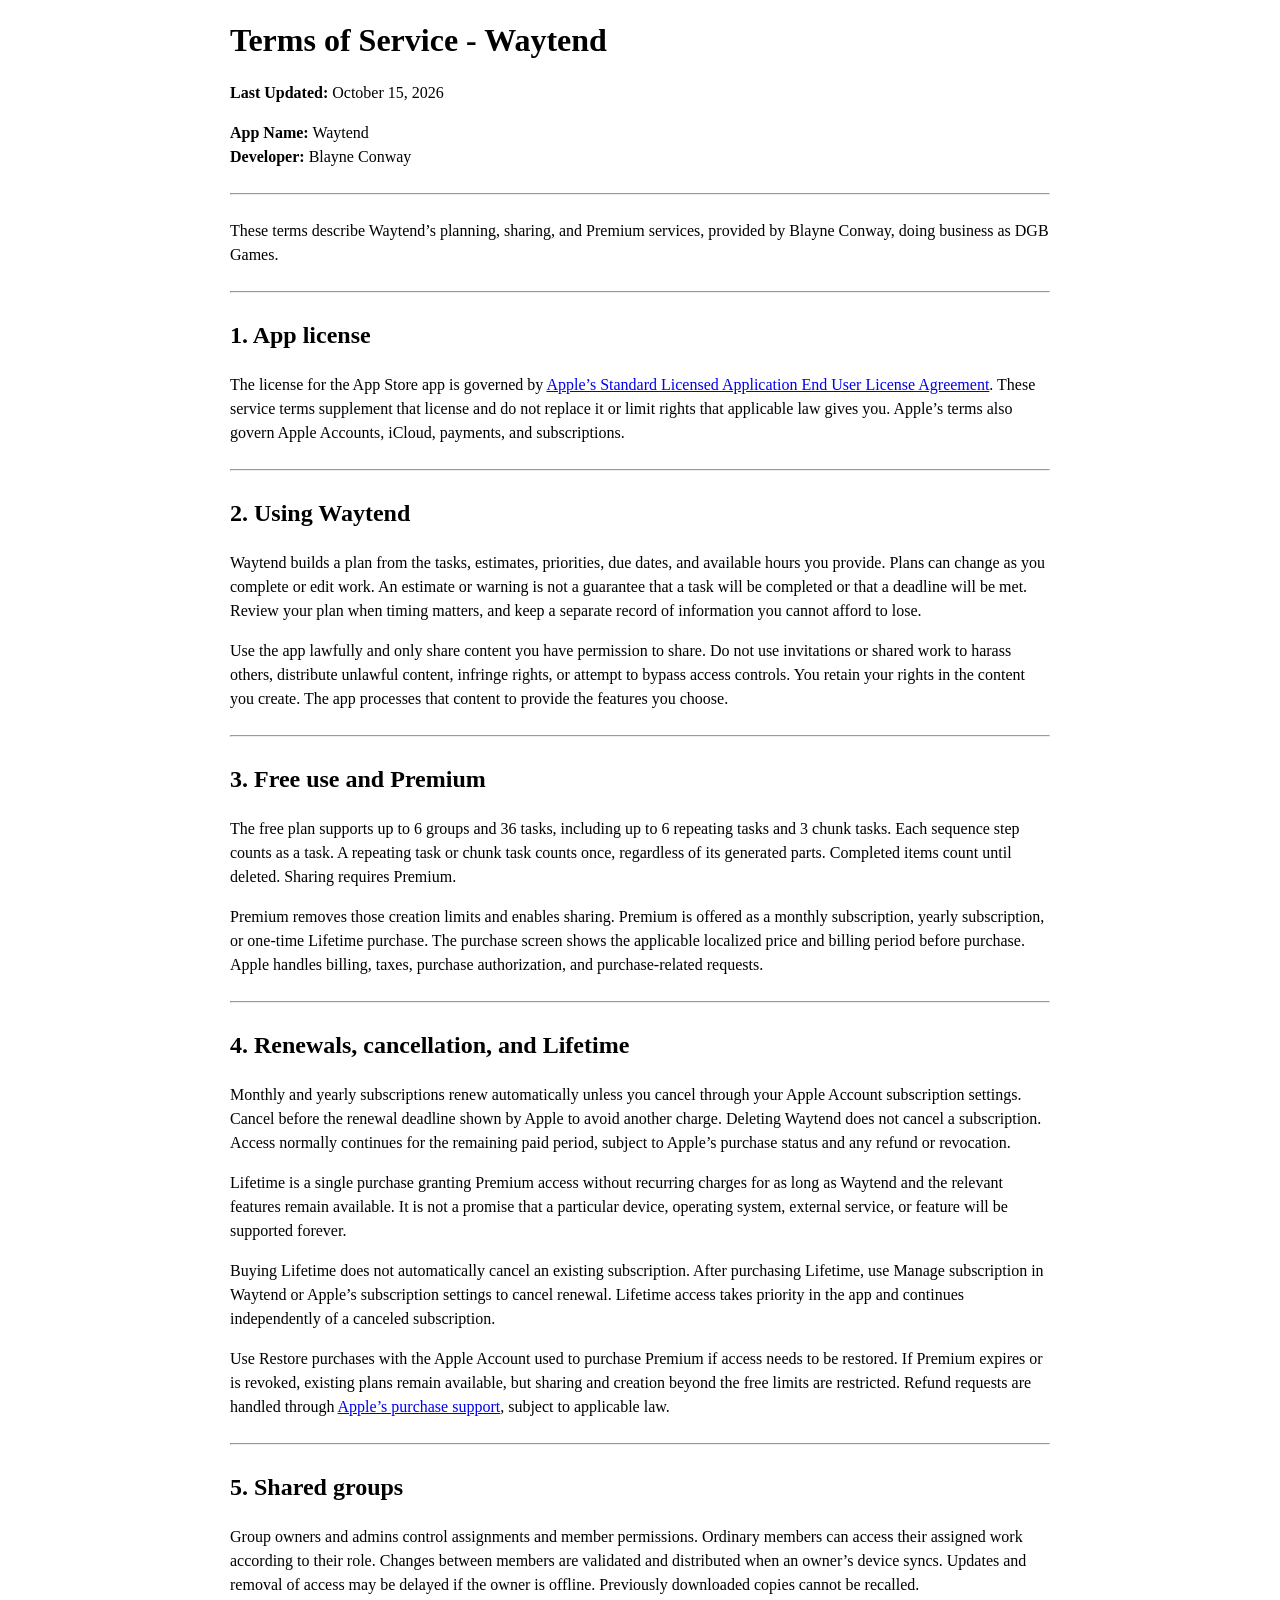
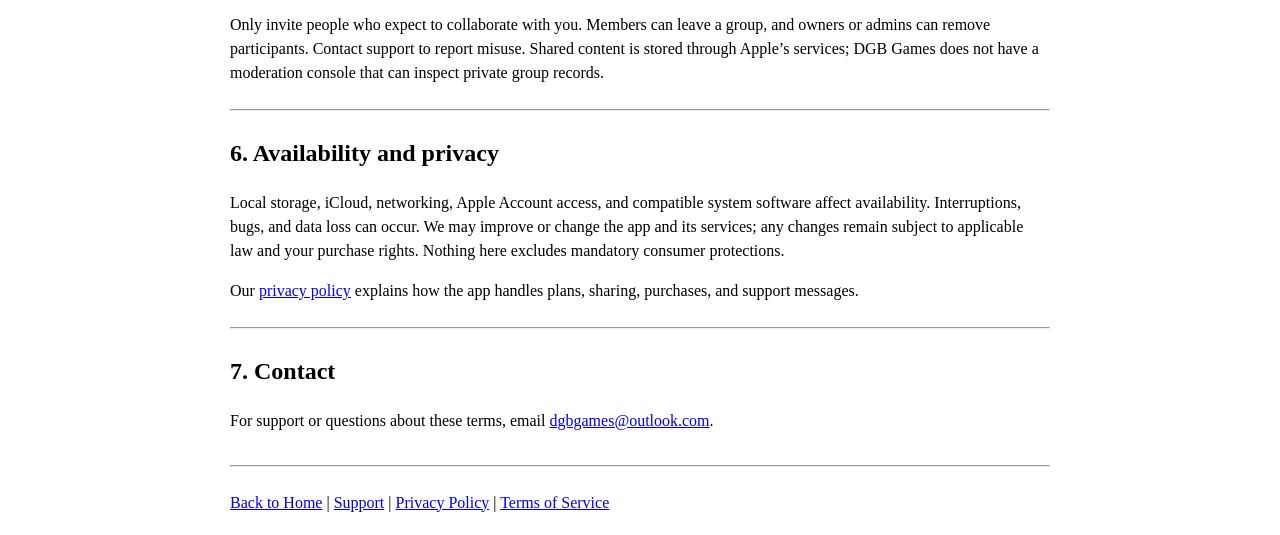
<file: waytend_docs/waytend_tos.html>
<!doctype html>
<html lang="en"><head><meta charset="utf-8"><meta name="viewport" content="width=device-width, initial-scale=1"><meta name="description" content="Terms of service for Waytend, the task planner from DGB Games."><title>Terms of service | Waytend</title><link rel="stylesheet" href="waytend.css"></head>
<body><main><h1>Terms of Service - Waytend</h1>
<p><strong>Last Updated:</strong> October 15, 2026</p>
<p><strong>App Name:</strong> Waytend<br><strong>Developer:</strong> Blayne Conway</p>
<hr>
<p class="intro">These terms describe Waytend’s planning, sharing, and Premium services, provided by Blayne Conway, doing business as DGB Games.</p>
<hr>
<h2>1. App license</h2>
<p>The license for the App Store app is governed by <a href="https://www.apple.com/legal/internet-services/itunes/dev/stdeula/">Apple’s Standard Licensed Application End User License Agreement</a>. These service terms supplement that license and do not replace it or limit rights that applicable law gives you. Apple’s terms also govern Apple Accounts, iCloud, payments, and subscriptions.</p>
<hr>
<h2>2. Using Waytend</h2>
<p>Waytend builds a plan from the tasks, estimates, priorities, due dates, and available hours you provide. Plans can change as you complete or edit work. An estimate or warning is not a guarantee that a task will be completed or that a deadline will be met. Review your plan when timing matters, and keep a separate record of information you cannot afford to lose.</p>
<p>Use the app lawfully and only share content you have permission to share. Do not use invitations or shared work to harass others, distribute unlawful content, infringe rights, or attempt to bypass access controls. You retain your rights in the content you create. The app processes that content to provide the features you choose.</p>
<hr>
<h2>3. Free use and Premium</h2>
<p>The free plan supports up to 6 groups and 36 tasks, including up to 6 repeating tasks and 3 chunk tasks. Each sequence step counts as a task. A repeating task or chunk task counts once, regardless of its generated parts. Completed items count until deleted. Sharing requires Premium.</p>
<p>Premium removes those creation limits and enables sharing. Premium is offered as a monthly subscription, yearly subscription, or one-time Lifetime purchase. The purchase screen shows the applicable localized price and billing period before purchase. Apple handles billing, taxes, purchase authorization, and purchase-related requests.</p>
<hr>
<h2>4. Renewals, cancellation, and Lifetime</h2>
<p>Monthly and yearly subscriptions renew automatically unless you cancel through your Apple Account subscription settings. Cancel before the renewal deadline shown by Apple to avoid another charge. Deleting Waytend does not cancel a subscription. Access normally continues for the remaining paid period, subject to Apple’s purchase status and any refund or revocation.</p>
<p>Lifetime is a single purchase granting Premium access without recurring charges for as long as Waytend and the relevant features remain available. It is not a promise that a particular device, operating system, external service, or feature will be supported forever.</p>
<p class="note">Buying Lifetime does not automatically cancel an existing subscription. After purchasing Lifetime, use Manage subscription in Waytend or Apple’s subscription settings to cancel renewal. Lifetime access takes priority in the app and continues independently of a canceled subscription.</p>
<p>Use Restore purchases with the Apple Account used to purchase Premium if access needs to be restored. If Premium expires or is revoked, existing plans remain available, but sharing and creation beyond the free limits are restricted. Refund requests are handled through <a href="https://reportaproblem.apple.com/">Apple’s purchase support</a>, subject to applicable law.</p>
<hr>
<h2>5. Shared groups</h2>
<p>Group owners and admins control assignments and member permissions. Ordinary members can access their assigned work according to their role. Changes between members are validated and distributed when an owner’s device syncs. Updates and removal of access may be delayed if the owner is offline. Previously downloaded copies cannot be recalled.</p>
<p>Only invite people who expect to collaborate with you. Members can leave a group, and owners or admins can remove participants. Contact support to report misuse. Shared content is stored through Apple’s services; DGB Games does not have a moderation console that can inspect private group records.</p>
<hr>
<h2>6. Availability and privacy</h2>
<p>Local storage, iCloud, networking, Apple Account access, and compatible system software affect availability. Interruptions, bugs, and data loss can occur. We may improve or change the app and its services; any changes remain subject to applicable law and your purchase rights. Nothing here excludes mandatory consumer protections.</p>
<p>Our <a href="waytend_privacy.html">privacy policy</a> explains how the app handles plans, sharing, purchases, and support messages.</p>
<hr>
<h2>7. Contact</h2>
<p>For support or questions about these terms, email <a href="mailto:dgbgames@outlook.com">dgbgames@outlook.com</a>.</p>
</main><footer><hr><a href="../index.html">Back to Home</a> | <a href="waytend_support.html">Support</a> | <a href="waytend_privacy.html">Privacy Policy</a> | <a href="waytend_tos.html">Terms of Service</a></footer></body></html>
</file>
<file: waytend_docs/waytend.css>
body { margin: 20px auto; padding: 0 16px; max-width: 820px; background: white; color: black; font-family: "Times New Roman", serif; font-size: 16px; line-height: 1.5; }
h1 { line-height: 1.2; }
hr { margin: 24px 0; }
a { color: #0000ee; }
footer { margin-top: 32px; }
</file>
